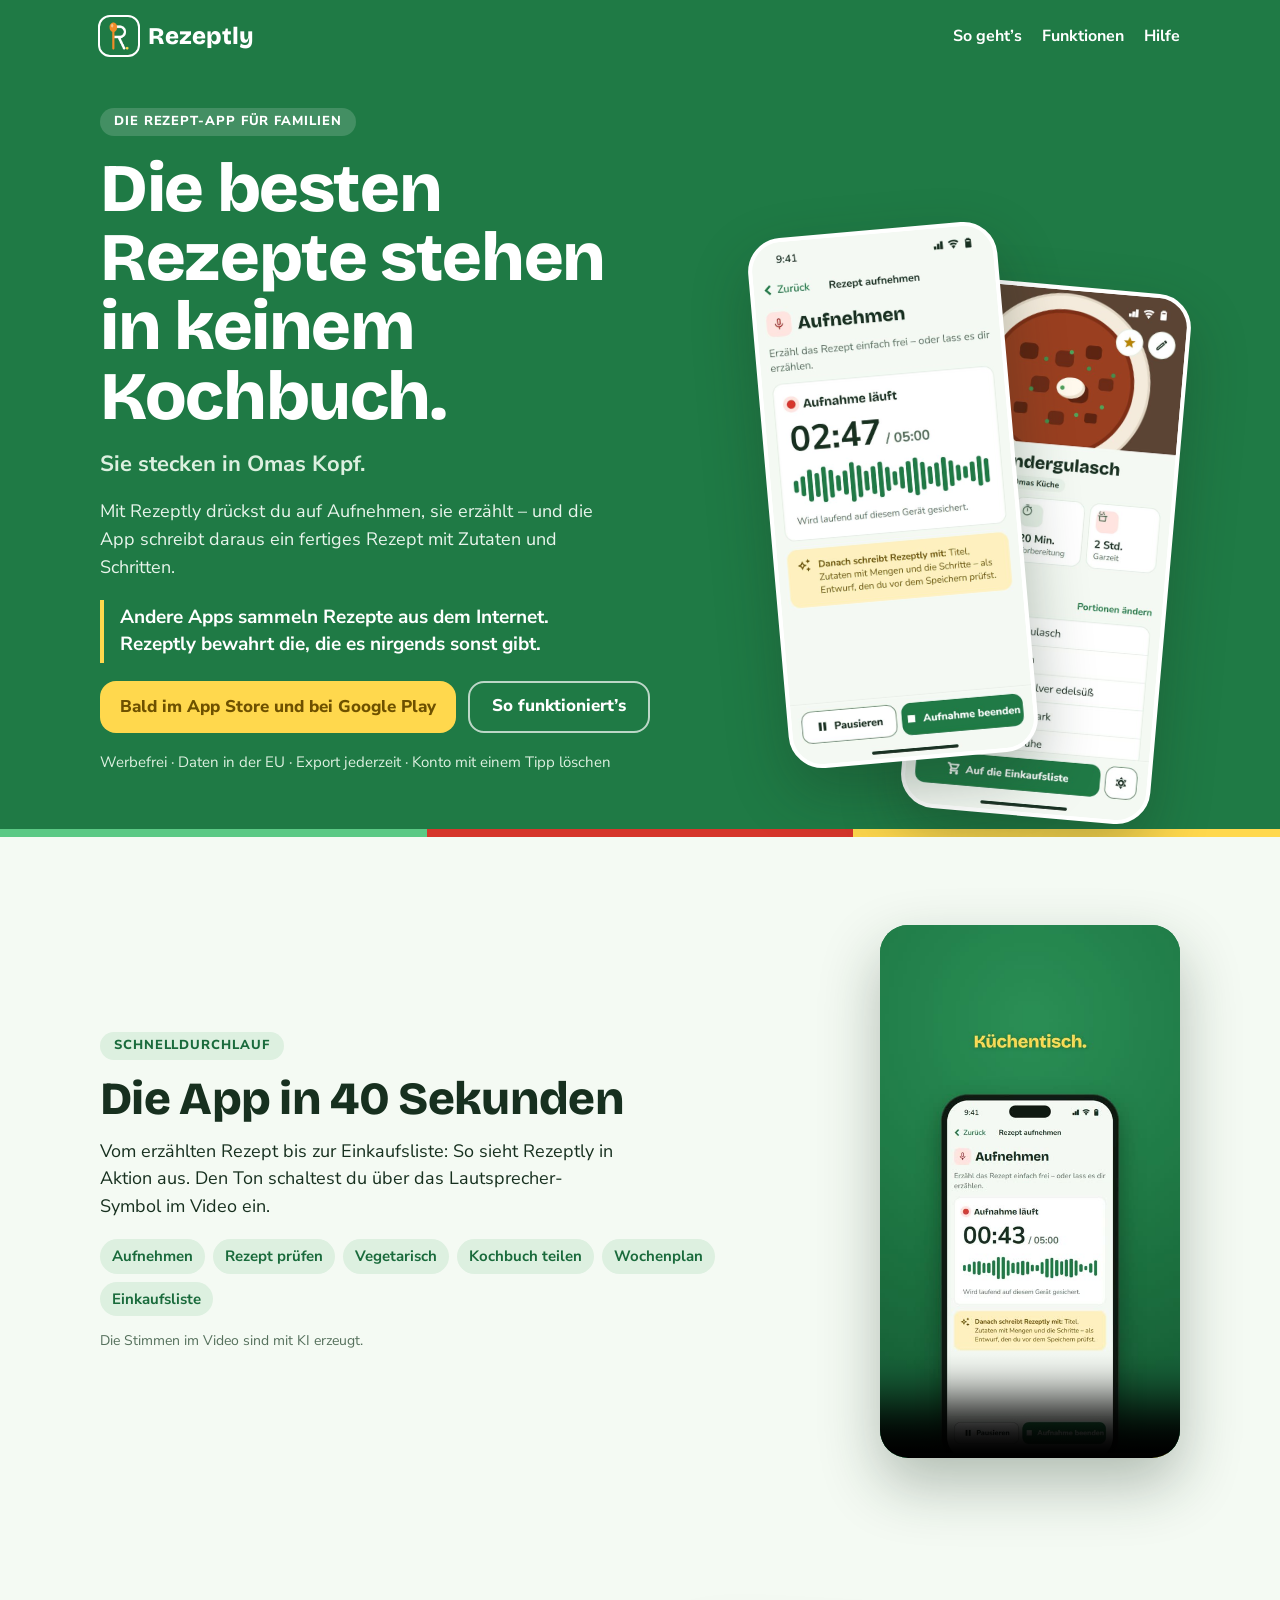
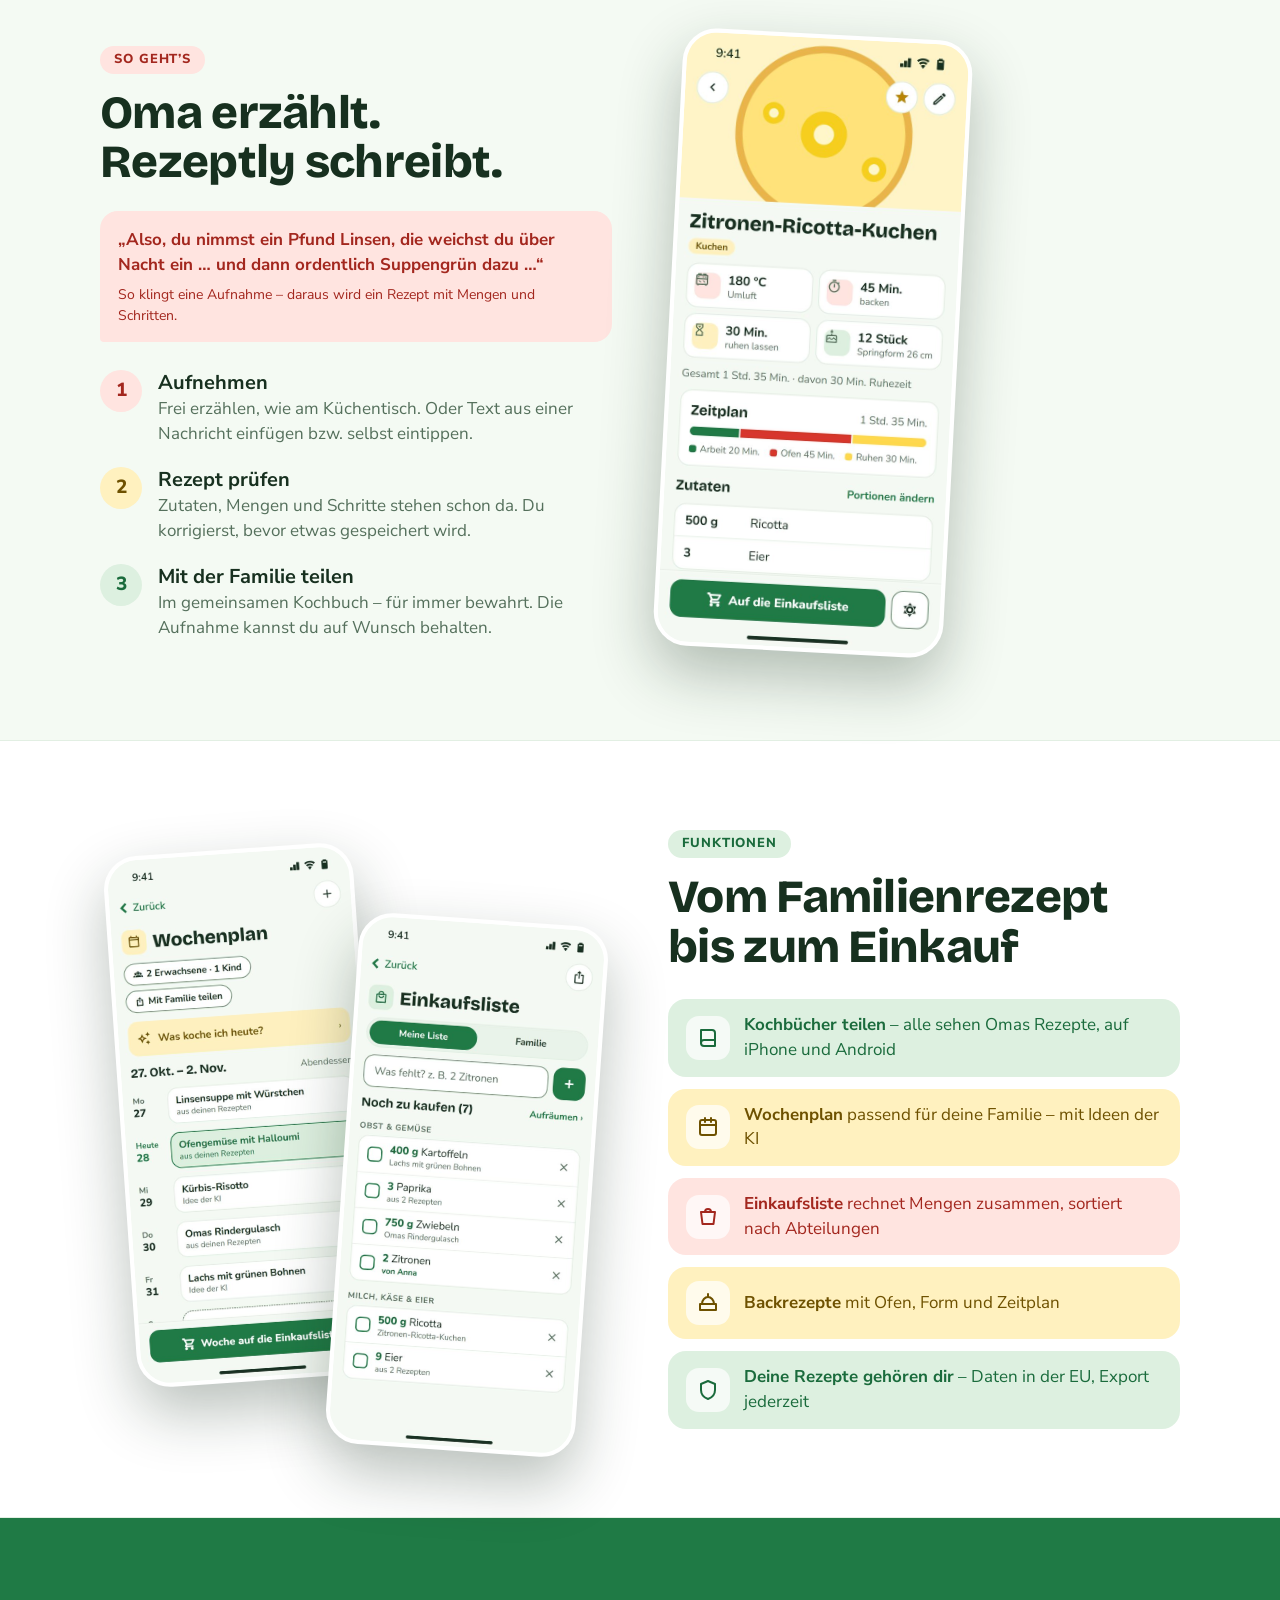
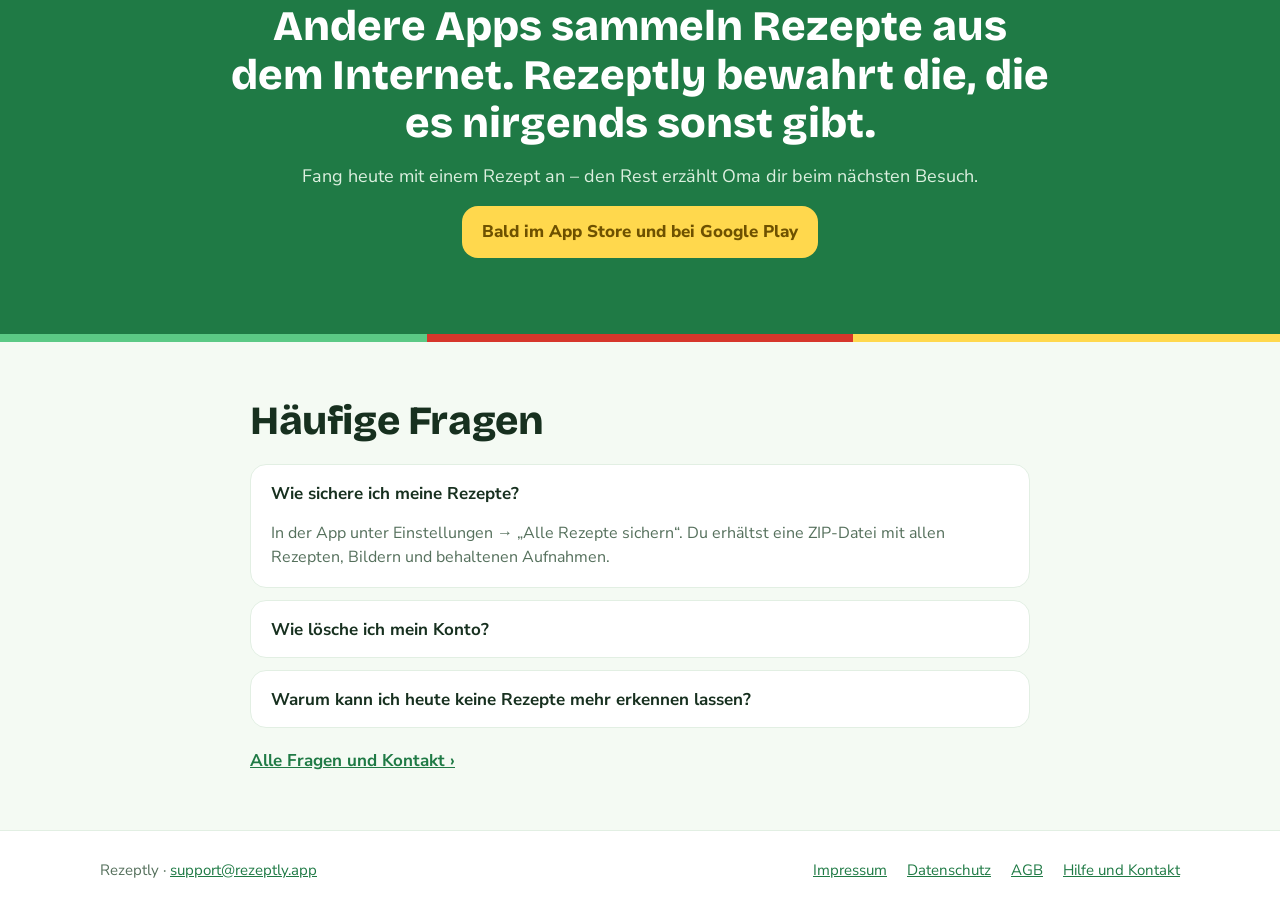
<file: index.html>
<!DOCTYPE html>
<html lang="de">
<head>
<meta charset="utf-8">
<meta name="viewport" content="width=device-width, initial-scale=1">
<title>Rezeptly – Familienrezepte einfach erzählen</title>
<meta name="description" content="Rezeptly macht aus erzählten Familienrezepten fertige Rezepte: aufnehmen, wie Oma ein Gericht erklärt – die App schreibt Zutaten und Schritte. Mit Kochbüchern, Wochenplan und Einkaufsliste für die ganze Familie.">
<link rel="canonical" href="https://rezeptly.app/">
<meta property="og:type" content="website">
<meta property="og:site_name" content="Rezeptly">
<meta property="og:title" content="Rezeptly – Familienrezepte einfach erzählen">
<meta property="og:description" content="Rezeptly macht aus erzählten Familienrezepten fertige Rezepte: aufnehmen, wie Oma ein Gericht erklärt – die App schreibt Zutaten und Schritte. Mit Kochbüchern, Wochenplan und Einkaufsliste für die ganze Familie.">
<meta property="og:url" content="https://rezeptly.app/">
<meta name="theme-color" content="#F4FAF3">
<link rel="icon" type="image/png" sizes="32x32" href="assets/favicon-32.png">
<link rel="icon" type="image/png" sizes="192x192" href="assets/favicon-192.png">
<link rel="apple-touch-icon" href="assets/apple-touch-icon.png">
<link rel="stylesheet" href="assets/site.css?v=70b84b6577">
</head>
<body>
<header class="site-header on-green"><div class="wrap">
<a class="brand" href="index.html"><img class="logo" src="assets/logo-128.png" width="38" height="38" alt=""><b>Rezeptly</b></a>
<nav class="site-nav" aria-label="Hauptmenü"><a href="#so-gehts">So geht’s</a><a href="#funktionen">Funktionen</a><a href="support.html">Hilfe</a></nav>
</div></header>
<main>
<section class="hero">
<div class="wrap">
<div class="hero-text">
<span class="pill pill-glass">Die Rezept-App für Familien</span>
<h1>Die besten Rezepte stehen in keinem Kochbuch.</h1>
<p class="sub">Sie stecken in Omas Kopf.</p>
<p class="lead">Mit Rezeptly drückst du auf Aufnehmen, sie erzählt – und die App schreibt daraus ein fertiges Rezept mit Zutaten und Schritten.</p>
<p class="catch">Andere Apps sammeln Rezepte aus dem Internet. Rezeptly bewahrt die, die es nirgends sonst gibt.</p>
<div class="actions"><span class="soon on-dark">Bald im App Store und bei&nbsp;Google&nbsp;Play</span><a class="btn btn-ghost" href="#so-gehts">So funktioniert’s</a></div>
<p class="trust">Werbefrei · Daten in der EU · Export jederzeit · Konto mit einem Tipp löschen</p>
</div>
<div class="hero-phones" aria-hidden="true"><span class="shot back"><img src="assets/screen-rezept.jpg" width="600" height="1298" alt=""></span><span class="shot front"><img src="assets/screen-aufnehmen.jpg" width="600" height="1298" alt=""></span></div>
</div>
<div class="band-stripe" aria-hidden="true"><span></span><span></span><span></span></div>
</section>

<section id="rundgang" class="band roomy tour" aria-labelledby="rundgang-titel">
<div class="wrap">
<div>
<span class="pill pill-basil">Schnelldurchlauf</span>
<h2 id="rundgang-titel" class="big">Die App in 40 Sekunden</h2>
<p class="lead" style="max-width:520px;font-size:18px;line-height:1.55">Vom erzählten Rezept bis zur Einkaufsliste: So sieht Rezeptly in Aktion aus. Den Ton schaltest du über das Lautsprecher-Symbol im Video ein.</p>
<div class="chapters"><span>Aufnehmen</span><span>Rezept prüfen</span><span>Vegetarisch</span><span>Kochbuch teilen</span><span>Wochenplan</span><span>Einkaufsliste</span></div>
<p class="ai-note">Die Stimmen im Video sind mit KI erzeugt.</p>
</div>
<video src="assets/rundgang.mp4?v=9b36425597" poster="assets/rundgang.jpg?v=9b36425597" width="540" height="960" autoplay muted loop playsinline controls preload="metadata" aria-label="Rundgang durch die App Rezeptly, mit Untertiteln"></video>
</div>
</section>

<section id="so-gehts" class="band roomy" aria-labelledby="wege">
<div class="wrap split">
<div>
<span class="pill pill-tomato">So geht’s</span>
<h2 id="wege" class="big">Oma erzählt.<br>Rezeptly schreibt.</h2>
<p class="voice">„Also, du nimmst ein Pfund Linsen, die weichst du über Nacht ein … und dann ordentlich Suppengrün dazu …“<small>So klingt eine Aufnahme – daraus wird ein Rezept mit Mengen und Schritten.</small></p>
<div class="steps">
<div class="step"><span class="num b-tomato">1</span><div><b>Aufnehmen</b><span class="muted">Frei erzählen, wie am Küchentisch. Oder Text aus einer Nachricht einfügen bzw. selbst eintippen.</span></div></div>
<div class="step"><span class="num b-lemon">2</span><div><b>Rezept prüfen</b><span class="muted">Zutaten, Mengen und Schritte stehen schon da. Du korrigierst, bevor etwas gespeichert wird.</span></div></div>
<div class="step"><span class="num b-basil">3</span><div><b>Mit der Familie teilen</b><span class="muted">Im gemeinsamen Kochbuch – für immer bewahrt. Die Aufnahme kannst du auf Wunsch behalten.</span></div></div>
</div>
</div>
<div class="solo" aria-hidden="true"><span class="shot "><img src="assets/screen-backen.jpg" width="600" height="1298" alt="" loading="lazy"></span></div>
</div>
</section>

<section id="funktionen" class="band roomy surface" aria-labelledby="funktionen-titel">
<div class="wrap split">
<div class="duo" aria-hidden="true"><span class="shot a"><img src="assets/screen-wochenplan.jpg" width="600" height="1298" alt="" loading="lazy"></span><span class="shot b"><img src="assets/screen-einkauf.jpg" width="600" height="1298" alt="" loading="lazy"></span></div>
<div>
<span class="pill pill-basil">Funktionen</span>
<h2 id="funktionen-titel" class="big">Vom Familienrezept bis zum Einkauf</h2>
<div class="feats">
<div class="feat b-basil"><span class="badge"><svg class="i" width="24" height="24" viewBox="0 0 24 24" fill="none" stroke="currentColor" stroke-width="2" stroke-linecap="round" stroke-linejoin="round" aria-hidden="true"><path d="M5 4h11a3 3 0 0 1 3 3v13H8a3 3 0 0 1-3-3z"/><path d="M5 17a3 3 0 0 1 3-3h11"/></svg></span><span><b>Kochbücher teilen</b> – alle sehen Omas Rezepte, auf iPhone und Android</span></div>
<div class="feat b-lemon"><span class="badge"><svg class="i" width="24" height="24" viewBox="0 0 24 24" fill="none" stroke="currentColor" stroke-width="2" stroke-linecap="round" stroke-linejoin="round" aria-hidden="true"><rect x="4" y="5" width="16" height="15" rx="2"/><path d="M4 10h16M9 3v4M15 3v4"/></svg></span><span><b>Wochenplan</b> passend für deine Familie – mit Ideen der KI</span></div>
<div class="feat b-tomato"><span class="badge"><svg class="i" width="24" height="24" viewBox="0 0 24 24" fill="none" stroke="currentColor" stroke-width="2" stroke-linecap="round" stroke-linejoin="round" aria-hidden="true"><path d="M5 7h14l-1.5 12h-11z"/><path d="M9 7a3 3 0 0 1 6 0"/></svg></span><span><b>Einkaufsliste</b> rechnet Mengen zusammen, sortiert nach Abteilungen</span></div>
<div class="feat b-lemon"><span class="badge"><svg class="i" width="24" height="24" viewBox="0 0 24 24" fill="none" stroke="currentColor" stroke-width="2" stroke-linecap="round" stroke-linejoin="round" aria-hidden="true"><path d="M4 13h16v6H4z"/><path d="M6 13c0-4 3-7 6-7s6 3 6 7M12 3v3"/></svg></span><span><b>Backrezepte</b> mit Ofen, Form und Zeitplan</span></div>
<div class="feat b-basil"><span class="badge"><svg class="i" width="24" height="24" viewBox="0 0 24 24" fill="none" stroke="currentColor" stroke-width="2" stroke-linecap="round" stroke-linejoin="round" aria-hidden="true"><path d="M12 3l7 3v6c0 4.5-3 7.5-7 9-4-1.5-7-4.5-7-9V6z"/></svg></span><span><b>Deine Rezepte gehören dir</b> – Daten in der EU, Export jederzeit</span></div>
</div>
</div>
</div>
</section>

<section class="cta">
<div class="wrap">
<h2>Andere Apps sammeln Rezepte aus dem Internet. Rezeptly bewahrt die, die es nirgends sonst gibt.</h2>
<p>Fang heute mit einem Rezept an – den Rest erzählt Oma dir beim nächsten Besuch.</p>
<span class="soon on-dark">Bald im App Store und bei&nbsp;Google&nbsp;Play</span>
</div>
<div class="band-stripe" aria-hidden="true"><span></span><span></span><span></span></div>
</section>

<section class="band" aria-labelledby="fragen">
<div class="wrap narrow stack" style="gap:20px">
<h2 id="fragen" class="h2">Häufige Fragen</h2>
<div class="faq"><details open><summary>Wie sichere ich meine Rezepte?</summary><p>In der App unter Einstellungen → „Alle Rezepte sichern“. Du erhältst eine ZIP-Datei mit allen Rezepten, Bildern und behaltenen Aufnahmen.</p></details>
<details><summary>Wie lösche ich mein Konto?</summary><p>In der App unter Einstellungen → „Konto löschen“. Alle Daten werden sofort und vollständig gelöscht. Ohne App: Schreib von der E-Mail-Adresse deines Kontos an support@rezeptly.app, dann löschen wir Konto und Daten für dich. Alles dazu: https://rezeptly.app/konto-loeschen.html</p></details>
<details><summary>Warum kann ich heute keine Rezepte mehr erkennen lassen?</summary><p>Für die Erkennung mit KI gibt es ein Tageslimit. Es beginnt um Mitternacht neu. Selbst eingeben kannst du Rezepte jederzeit.</p></details></div>
<a href="support.html" style="font-weight:700">Alle Fragen und Kontakt ›</a>
</div>
</section>
</main>
<footer class="site-footer"><div class="wrap">
<span>Rezeptly · <a href="mailto:support@rezeptly.app">support@rezeptly.app</a></span>
<nav aria-label="Rechtliches"><a href="impressum.html">Impressum</a><a href="datenschutz.html">Datenschutz</a><a href="agb.html">AGB</a><a href="support.html">Hilfe und Kontakt</a></nav>
</div></footer>
</body>
</html>
</file>
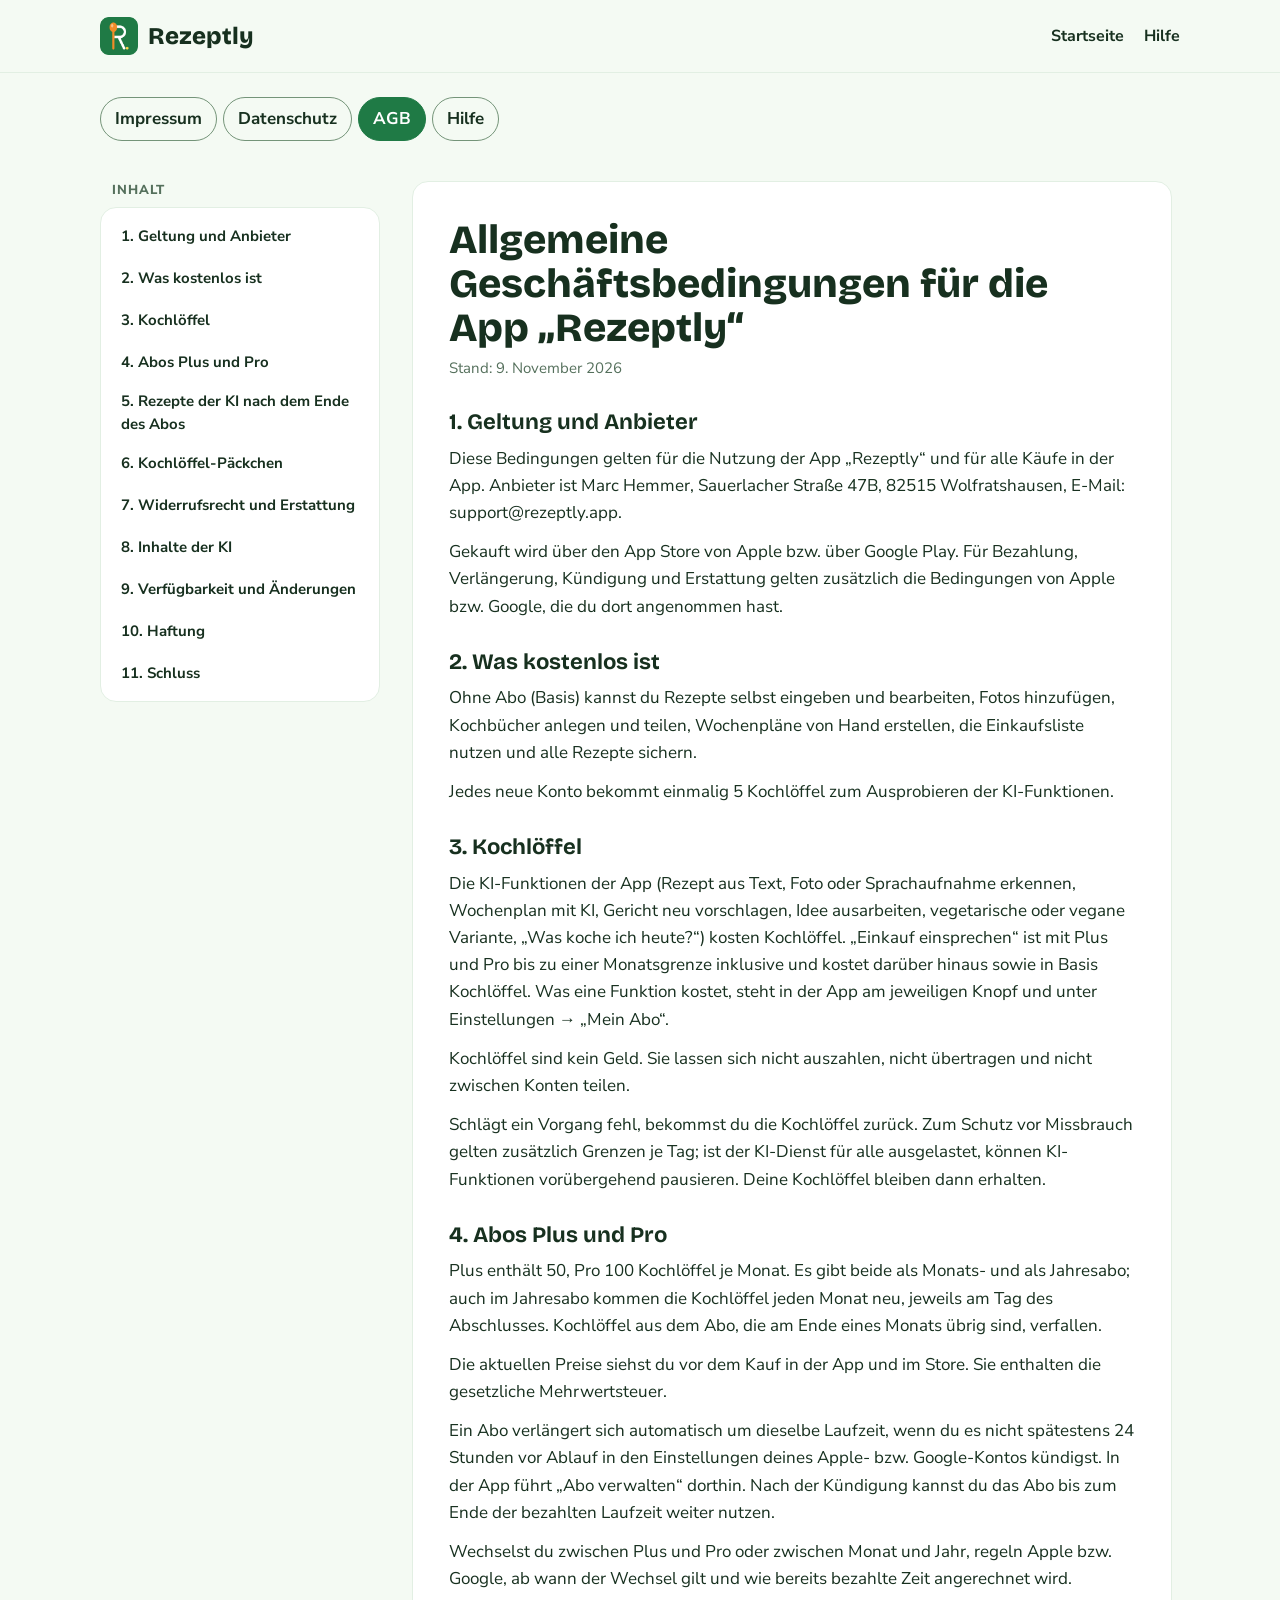
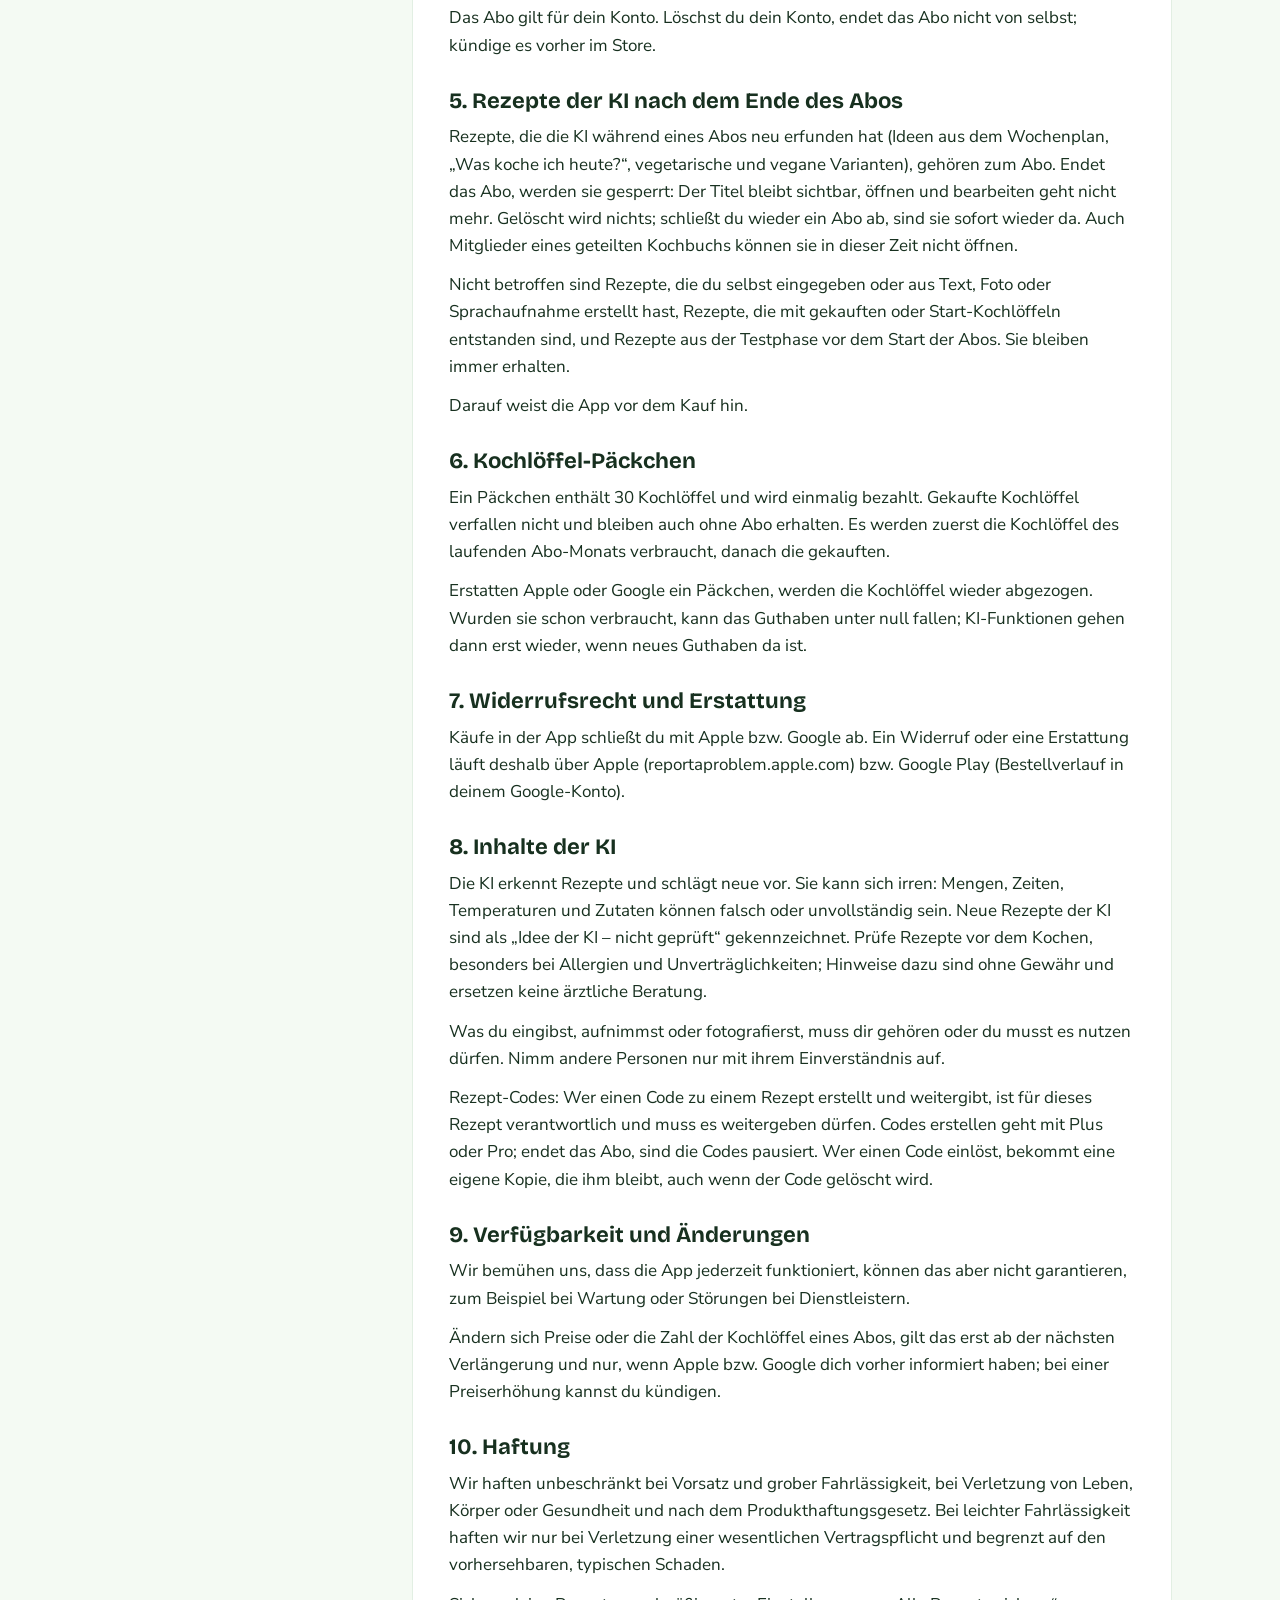
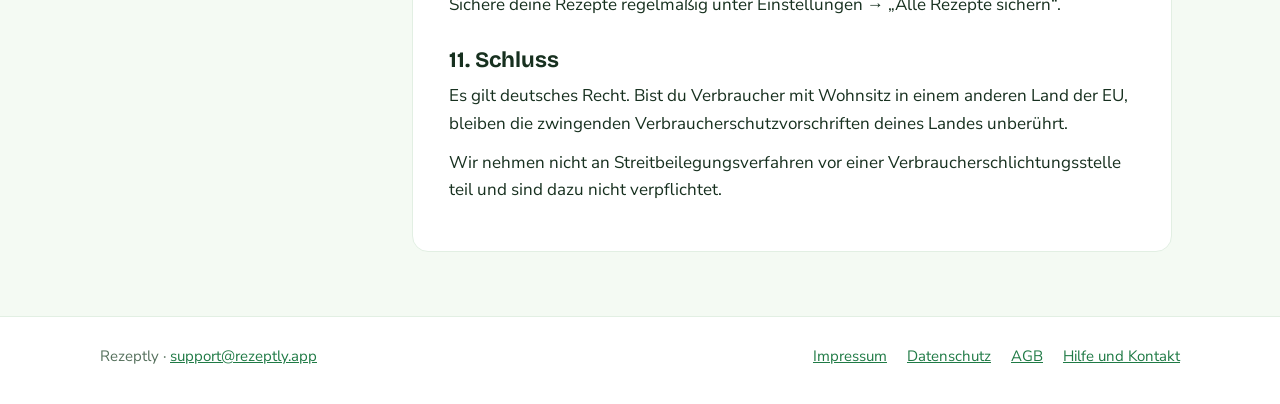
<file: agb.html>
<!DOCTYPE html>
<html lang="de">
<head>
<meta charset="utf-8">
<meta name="viewport" content="width=device-width, initial-scale=1">
<title>AGB – Rezeptly</title>
<meta name="description" content="Allgemeine Geschäftsbedingungen der App Rezeptly: Abo, Kochlöffel und Päckchen.">
<link rel="canonical" href="https://rezeptly.app/agb.html">
<meta property="og:type" content="website">
<meta property="og:site_name" content="Rezeptly">
<meta property="og:title" content="AGB – Rezeptly">
<meta property="og:description" content="Allgemeine Geschäftsbedingungen der App Rezeptly: Abo, Kochlöffel und Päckchen.">
<meta property="og:url" content="https://rezeptly.app/agb.html">
<meta name="theme-color" content="#F4FAF3">
<link rel="icon" type="image/png" sizes="32x32" href="assets/favicon-32.png">
<link rel="icon" type="image/png" sizes="192x192" href="assets/favicon-192.png">
<link rel="apple-touch-icon" href="assets/apple-touch-icon.png">
<link rel="stylesheet" href="assets/site.css?v=70b84b6577">
</head>
<body>
<header class="site-header"><div class="wrap">
<a class="brand" href="index.html"><img class="logo" src="assets/logo-128.png" width="38" height="38" alt=""><b>Rezeptly</b></a>
<nav class="site-nav" aria-label="Hauptmenü"><a href="index.html">Startseite</a><a href="support.html">Hilfe</a></nav>
</div></header>
<main>
<div class="wrap" style="padding-top:24px"><nav class="legal-tabs" aria-label="Rechtstexte">
<a href="impressum.html">Impressum</a>
<a href="datenschutz.html">Datenschutz</a>
<a href="agb.html" aria-current="page">AGB</a>
<a href="support.html">Hilfe</a></nav></div>
<div class="wrap legal">
<aside class="toc"><span class="eyebrow">Inhalt</span><nav aria-label="Inhalt"><a href="#a1-1-geltung-und-anbieter">1. Geltung und Anbieter</a><a href="#a2-2-was-kostenlos-ist">2. Was kostenlos ist</a><a href="#a3-3-kochloeffel">3. Kochlöffel</a><a href="#a4-4-abos-plus-und-pro">4. Abos Plus und Pro</a><a href="#a5-5-rezepte-der-ki-nach-dem-ende-des-abos">5. Rezepte der KI nach dem Ende des Abos</a><a href="#a6-6-kochloeffel-paeckchen">6. Kochlöffel-Päckchen</a><a href="#a7-7-widerrufsrecht-und-erstattung">7. Widerrufsrecht und Erstattung</a><a href="#a8-8-inhalte-der-ki">8. Inhalte der KI</a><a href="#a9-9-verfuegbarkeit-und-aenderungen">9. Verfügbarkeit und Änderungen</a><a href="#a10-10-haftung">10. Haftung</a><a href="#a11-11-schluss">11. Schluss</a></nav></aside>
<article class="doc">

<h1>Allgemeine Geschäftsbedingungen für die App „Rezeptly“</h1>
<p class="updated">Stand: 9. November 2026</p>
<h2 id="a1-1-geltung-und-anbieter">1. Geltung und Anbieter</h2>
<p>Diese Bedingungen gelten für die Nutzung der App „Rezeptly“ und für alle Käufe in der App. Anbieter ist Marc Hemmer, Sauerlacher Straße 47B, 82515 Wolfratshausen, E-Mail: support@rezeptly.app.</p>
<p>Gekauft wird über den App Store von Apple bzw. über Google Play. Für Bezahlung, Verlängerung, Kündigung und Erstattung gelten zusätzlich die Bedingungen von Apple bzw. Google, die du dort angenommen hast.</p>
<h2 id="a2-2-was-kostenlos-ist">2. Was kostenlos ist</h2>
<p>Ohne Abo (Basis) kannst du Rezepte selbst eingeben und bearbeiten, Fotos hinzufügen, Kochbücher anlegen und teilen, Wochenpläne von Hand erstellen, die Einkaufsliste nutzen und alle Rezepte sichern.</p>
<p>Jedes neue Konto bekommt einmalig 5 Kochlöffel zum Ausprobieren der KI-Funktionen.</p>
<h2 id="a3-3-kochloeffel">3. Kochlöffel</h2>
<p>Die KI-Funktionen der App (Rezept aus Text, Foto oder Sprachaufnahme erkennen, Wochenplan mit KI, Gericht neu vorschlagen, Idee ausarbeiten, vegetarische oder vegane Variante, „Was koche ich heute?“) kosten Kochlöffel. „Einkauf einsprechen“ ist mit Plus und Pro bis zu einer Monatsgrenze inklusive und kostet darüber hinaus sowie in Basis Kochlöffel. Was eine Funktion kostet, steht in der App am jeweiligen Knopf und unter Einstellungen → „Mein Abo“.</p>
<p>Kochlöffel sind kein Geld. Sie lassen sich nicht auszahlen, nicht übertragen und nicht zwischen Konten teilen.</p>
<p>Schlägt ein Vorgang fehl, bekommst du die Kochlöffel zurück. Zum Schutz vor Missbrauch gelten zusätzlich Grenzen je Tag; ist der KI-Dienst für alle ausgelastet, können KI-Funktionen vorübergehend pausieren. Deine Kochlöffel bleiben dann erhalten.</p>
<h2 id="a4-4-abos-plus-und-pro">4. Abos Plus und Pro</h2>
<p>Plus enthält 50, Pro 100 Kochlöffel je Monat. Es gibt beide als Monats- und als Jahresabo; auch im Jahresabo kommen die Kochlöffel jeden Monat neu, jeweils am Tag des Abschlusses. Kochlöffel aus dem Abo, die am Ende eines Monats übrig sind, verfallen.</p>
<p>Die aktuellen Preise siehst du vor dem Kauf in der App und im Store. Sie enthalten die gesetzliche Mehrwertsteuer.</p>
<p>Ein Abo verlängert sich automatisch um dieselbe Laufzeit, wenn du es nicht spätestens 24 Stunden vor Ablauf in den Einstellungen deines Apple- bzw. Google-Kontos kündigst. In der App führt „Abo verwalten“ dorthin. Nach der Kündigung kannst du das Abo bis zum Ende der bezahlten Laufzeit weiter nutzen.</p>
<p>Wechselst du zwischen Plus und Pro oder zwischen Monat und Jahr, regeln Apple bzw. Google, ab wann der Wechsel gilt und wie bereits bezahlte Zeit angerechnet wird.</p>
<p>Das Abo gilt für dein Konto. Löschst du dein Konto, endet das Abo nicht von selbst; kündige es vorher im Store.</p>
<h2 id="a5-5-rezepte-der-ki-nach-dem-ende-des-abos">5. Rezepte der KI nach dem Ende des Abos</h2>
<p>Rezepte, die die KI während eines Abos neu erfunden hat (Ideen aus dem Wochenplan, „Was koche ich heute?“, vegetarische und vegane Varianten), gehören zum Abo. Endet das Abo, werden sie gesperrt: Der Titel bleibt sichtbar, öffnen und bearbeiten geht nicht mehr. Gelöscht wird nichts; schließt du wieder ein Abo ab, sind sie sofort wieder da. Auch Mitglieder eines geteilten Kochbuchs können sie in dieser Zeit nicht öffnen.</p>
<p>Nicht betroffen sind Rezepte, die du selbst eingegeben oder aus Text, Foto oder Sprachaufnahme erstellt hast, Rezepte, die mit gekauften oder Start-Kochlöffeln entstanden sind, und Rezepte aus der Testphase vor dem Start der Abos. Sie bleiben immer erhalten.</p>
<p>Darauf weist die App vor dem Kauf hin.</p>
<h2 id="a6-6-kochloeffel-paeckchen">6. Kochlöffel-Päckchen</h2>
<p>Ein Päckchen enthält 30 Kochlöffel und wird einmalig bezahlt. Gekaufte Kochlöffel verfallen nicht und bleiben auch ohne Abo erhalten. Es werden zuerst die Kochlöffel des laufenden Abo-Monats verbraucht, danach die gekauften.</p>
<p>Erstatten Apple oder Google ein Päckchen, werden die Kochlöffel wieder abgezogen. Wurden sie schon verbraucht, kann das Guthaben unter null fallen; KI-Funktionen gehen dann erst wieder, wenn neues Guthaben da ist.</p>
<h2 id="a7-7-widerrufsrecht-und-erstattung">7. Widerrufsrecht und Erstattung</h2>
<p>Käufe in der App schließt du mit Apple bzw. Google ab. Ein Widerruf oder eine Erstattung läuft deshalb über Apple (reportaproblem.apple.com) bzw. Google Play (Bestellverlauf in deinem Google-Konto).</p>
<h2 id="a8-8-inhalte-der-ki">8. Inhalte der KI</h2>
<p>Die KI erkennt Rezepte und schlägt neue vor. Sie kann sich irren: Mengen, Zeiten, Temperaturen und Zutaten können falsch oder unvollständig sein. Neue Rezepte der KI sind als „Idee der KI – nicht geprüft“ gekennzeichnet. Prüfe Rezepte vor dem Kochen, besonders bei Allergien und Unverträglichkeiten; Hinweise dazu sind ohne Gewähr und ersetzen keine ärztliche Beratung.</p>
<p>Was du eingibst, aufnimmst oder fotografierst, muss dir gehören oder du musst es nutzen dürfen. Nimm andere Personen nur mit ihrem Einverständnis auf.</p>
<p>Rezept-Codes: Wer einen Code zu einem Rezept erstellt und weitergibt, ist für dieses Rezept verantwortlich und muss es weitergeben dürfen. Codes erstellen geht mit Plus oder Pro; endet das Abo, sind die Codes pausiert. Wer einen Code einlöst, bekommt eine eigene Kopie, die ihm bleibt, auch wenn der Code gelöscht wird.</p>
<h2 id="a9-9-verfuegbarkeit-und-aenderungen">9. Verfügbarkeit und Änderungen</h2>
<p>Wir bemühen uns, dass die App jederzeit funktioniert, können das aber nicht garantieren, zum Beispiel bei Wartung oder Störungen bei Dienstleistern.</p>
<p>Ändern sich Preise oder die Zahl der Kochlöffel eines Abos, gilt das erst ab der nächsten Verlängerung und nur, wenn Apple bzw. Google dich vorher informiert haben; bei einer Preiserhöhung kannst du kündigen.</p>
<h2 id="a10-10-haftung">10. Haftung</h2>
<p>Wir haften unbeschränkt bei Vorsatz und grober Fahrlässigkeit, bei Verletzung von Leben, Körper oder Gesundheit und nach dem Produkthaftungsgesetz. Bei leichter Fahrlässigkeit haften wir nur bei Verletzung einer wesentlichen Vertragspflicht und begrenzt auf den vorhersehbaren, typischen Schaden.</p>
<p>Sichere deine Rezepte regelmäßig unter Einstellungen → „Alle Rezepte sichern“.</p>
<h2 id="a11-11-schluss">11. Schluss</h2>
<p>Es gilt deutsches Recht. Bist du Verbraucher mit Wohnsitz in einem anderen Land der EU, bleiben die zwingenden Verbraucherschutzvorschriften deines Landes unberührt.</p>
<p>Wir nehmen nicht an Streitbeilegungsverfahren vor einer Verbraucherschlichtungsstelle teil und sind dazu nicht verpflichtet.</p>

</article>
</div>
</main>
<footer class="site-footer"><div class="wrap">
<span>Rezeptly · <a href="mailto:support@rezeptly.app">support@rezeptly.app</a></span>
<nav aria-label="Rechtliches"><a href="impressum.html">Impressum</a><a href="datenschutz.html">Datenschutz</a><a href="agb.html">AGB</a><a href="support.html">Hilfe und Kontakt</a></nav>
</div></footer>
</body>
</html>
</file>
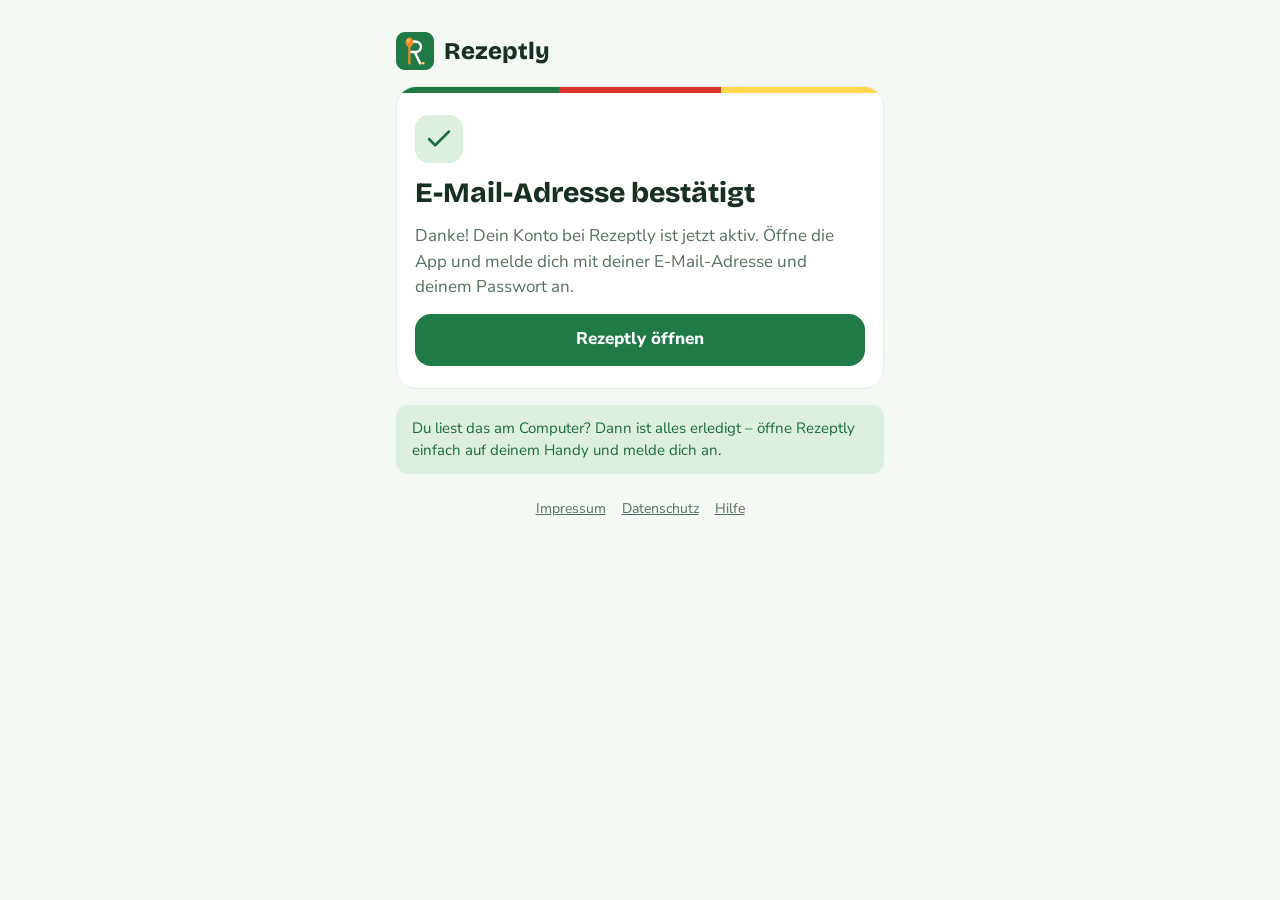
<file: bestaetigt.html>
<!DOCTYPE html>
<html lang="de">
<head>
<meta charset="utf-8">
<meta name="viewport" content="width=device-width, initial-scale=1">
<meta name="robots" content="noindex">
<meta name="referrer" content="no-referrer">
<meta name="theme-color" content="#F4FAF3">
<title>E-Mail bestätigt – Rezeptly</title>
<!-- Von Hand gepflegt (nicht von build:legal erzeugt), E-101. Ziel des Links in der
     Bestätigungs-Mail: Supabase hat die Adresse schon bestätigt, bevor es hierher weiterleitet.
     Der Code in der Adresse nützt nur zusammen mit dem Prüfwert auf dem Handy (PKCE, E-069);
     die Seite schickt ihn nirgendwohin, sie reicht ihn nur an die App weiter. -->
<link rel="icon" type="image/png" sizes="32x32" href="assets/favicon-32.png">
<link rel="icon" type="image/png" sizes="192x192" href="assets/favicon-192.png">
<link rel="apple-touch-icon" href="assets/apple-touch-icon.png">
<link rel="stylesheet" href="assets/site.css">
</head>
<body>
<main class="invite">
<a class="brand" href="index.html"><img class="logo" src="assets/logo-128.png" width="38" height="38" alt=""><b>Rezeptly</b></a>
<div class="invite-card">
  <div class="stripe" aria-hidden="true"><span style="background:var(--basil)"></span><span style="background:var(--tomato)"></span><span style="background:#FFD84D"></span></div>
  <div class="inner">
    <span class="badge b-basil" aria-hidden="true"><svg width="30" height="30" viewBox="0 0 24 24" fill="none" stroke="currentColor" stroke-width="2" stroke-linecap="round" stroke-linejoin="round"><path d="M20 6 9 17l-5-5"/></svg></span>
    <div id="ok" hidden style="display:flex;flex-direction:column;gap:14px">
      <h1>E-Mail-Adresse bestätigt</h1>
      <p class="muted">Danke! Dein Konto bei Rezeptly ist jetzt aktiv. Öffne die App und melde dich mit deiner E-Mail-Adresse und deinem Passwort an.</p>
      <a class="btn btn-primary" id="open" href="rezeptbuch://">Rezeptly öffnen</a>
    </div>
    <div id="bad" hidden style="display:flex;flex-direction:column;gap:14px">
      <h1>Link nicht mehr gültig</h1>
      <p class="note note-warn">Dieser Link ist abgelaufen oder wurde schon benutzt. Ist deine Adresse schon bestätigt, melde dich einfach in der App an. Sonst registriere dich in der App noch einmal mit derselben Adresse – du bekommst dann eine neue Mail.</p>
      <a class="btn btn-secondary" id="open-bad" href="rezeptbuch://">Rezeptly öffnen</a>
    </div>
  </div>
</div>
<p class="note note-ok">Du liest das am Computer? Dann ist alles erledigt – öffne Rezeptly einfach auf deinem Handy und melde dich an.</p>
<nav aria-label="Rechtliches" style="display:flex;gap:16px;justify-content:center;font-size:14px;padding-top:8px"><a href="impressum.html" class="muted">Impressum</a><a href="datenschutz.html" class="muted">Datenschutz</a><a href="support.html" class="muted">Hilfe</a></nav>
</main>
<script>
  (function () {
    var params = new URLSearchParams(location.search);
    new URLSearchParams(location.hash.slice(1)).forEach(function (v, k) { params.set(k, v); });
    // Nur die eigenen App-Varianten (App-Schemata aus app.config.ts)
    var app = ['rezeptbuch', 'rezeptbuch-preview', 'rezeptbuch-development'].indexOf(params.get('app')) >= 0 ? params.get('app') : 'rezeptbuch';
    if (params.get('error') || params.get('error_code')) {
      document.getElementById('bad').hidden = false;
      document.getElementById('open-bad').href = app + '://';
      document.title = 'Link nicht mehr gültig – Rezeptly';
      return;
    }
    document.getElementById('ok').hidden = false;
    var code = params.get('code');
    // Auf demselben Handy meldet die App direkt an; sonst zeigt sie „melde dich einfach an“
    if (code && /^[A-Za-z0-9-]{8,200}$/.test(code)) {
      var flow = params.get('sb_flow_id');
      document.getElementById('open').href = app + '://auth/callback?code=' + encodeURIComponent(code) +
        (flow && /^[A-Za-z0-9-]{8,200}$/.test(flow) ? '&sb_flow_id=' + encodeURIComponent(flow) : '');
    } else {
      document.getElementById('open').href = app + '://';
    }
    // Code nicht in der Adresszeile stehen lassen (Verlauf, Teilen)
    history.replaceState(null, '', location.pathname);
  })();
</script>
</body>
</html>
</file>
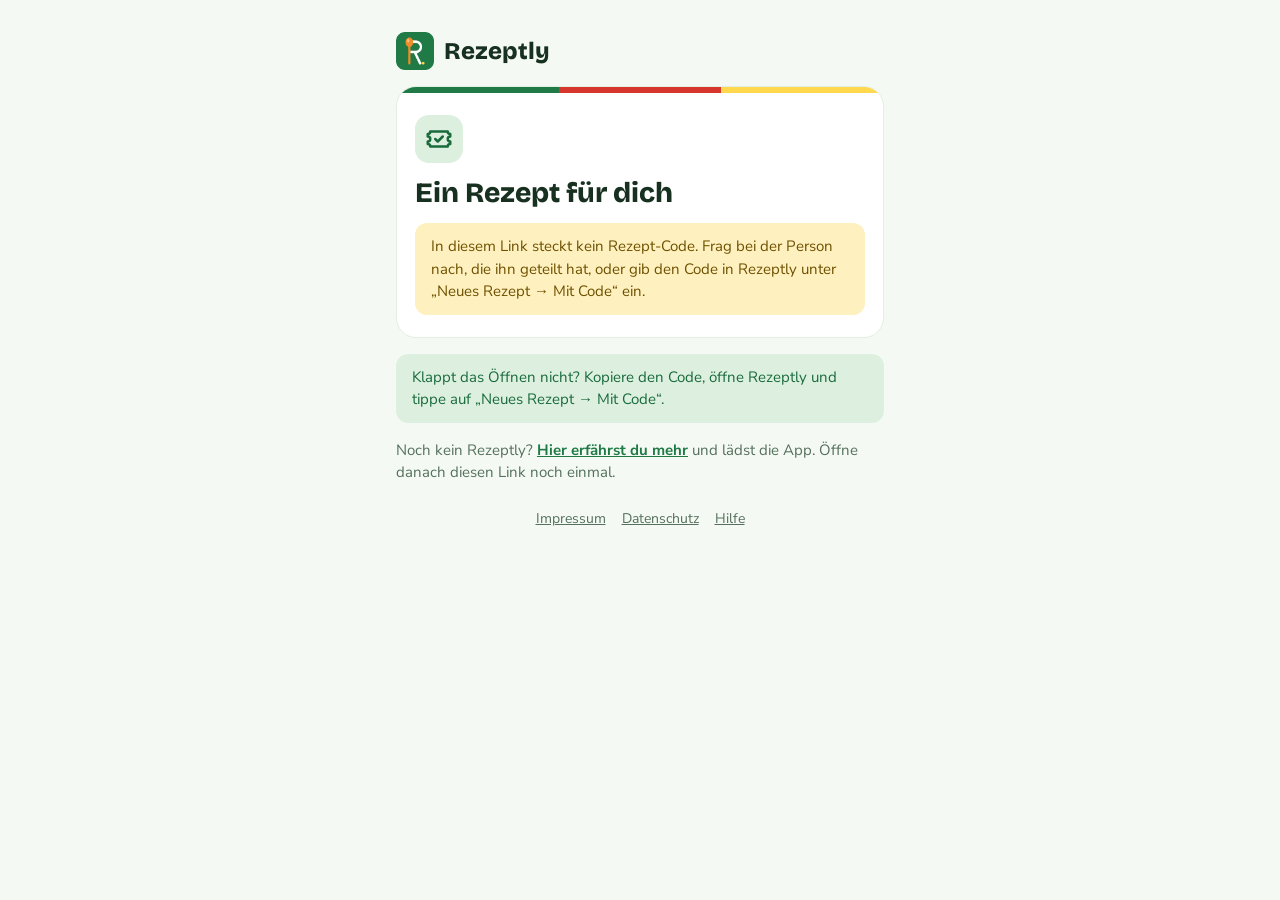
<file: code.html>
<!DOCTYPE html>
<html lang="de">
<head>
<meta charset="utf-8">
<meta name="viewport" content="width=device-width, initial-scale=1">
<meta name="robots" content="noindex">
<meta name="theme-color" content="#F4FAF3">
<title>Rezept-Code für Rezeptly</title>
<!-- Von Hand gepflegt (nicht von build:legal erzeugt), E-137; Aussehen aus assets/site.css (E-053).
     Der Code steht hinter # und wird deshalb nie an den Webserver geschickt. Kein Abruf von Rezeptdaten. -->
<link rel="icon" type="image/png" sizes="32x32" href="assets/favicon-32.png">
<link rel="icon" type="image/png" sizes="192x192" href="assets/favicon-192.png">
<link rel="apple-touch-icon" href="assets/apple-touch-icon.png">
<link rel="stylesheet" href="assets/site.css">
</head>
<body>
<main class="invite">
<a class="brand" href="index.html"><img class="logo" src="assets/logo-128.png" width="38" height="38" alt=""><b>Rezeptly</b></a>
<div class="invite-card">
  <div class="stripe" aria-hidden="true"><span style="background:var(--basil)"></span><span style="background:var(--tomato)"></span><span style="background:#FFD84D"></span></div>
  <div class="inner">
    <span class="badge b-basil" aria-hidden="true"><svg width="30" height="30" viewBox="0 0 24 24" fill="none" stroke="currentColor" stroke-width="2" stroke-linecap="round" stroke-linejoin="round"><path d="M3 8a2 2 0 0 0 2-2h14a2 2 0 0 0 2 2v2a2 2 0 0 0 0 4v2a2 2 0 0 0-2 2H5a2 2 0 0 0-2-2v-2a2 2 0 0 0 0-4z"/><path d="M9 12l2 2 4-4"/></svg></span>
    <h1>Ein Rezept für dich</h1>
    <div id="ok" hidden style="display:flex;flex-direction:column;gap:14px">
      <p class="muted">Mit diesem Code holst du dir das Rezept kostenlos in die App Rezeptly – als eigene Kopie, die du ändern kannst.</p>
      <div class="code" id="code" aria-label="Rezept-Code"></div>
      <a class="btn btn-primary" id="open" href="#">In Rezeptly öffnen</a>
      <button class="btn btn-secondary" id="copy" type="button"><svg width="20" height="20" viewBox="0 0 24 24" fill="none" stroke="currentColor" stroke-width="2" stroke-linecap="round" stroke-linejoin="round" aria-hidden="true"><rect x="8" y="8" width="12" height="12" rx="2"/><path d="M16 8V5a1 1 0 0 0-1-1H5a1 1 0 0 0-1 1v10a1 1 0 0 0 1 1h3"/></svg><span id="copy-label">Code kopieren</span></button>
    </div>
    <p id="bad" hidden class="note note-warn">In diesem Link steckt kein Rezept-Code. Frag bei der Person nach, die ihn geteilt hat, oder gib den Code in Rezeptly unter „Neues Rezept → Mit Code“ ein.</p>
  </div>
</div>
<p class="note note-ok">Klappt das Öffnen nicht? Kopiere den Code, öffne Rezeptly und tippe auf „Neues Rezept → Mit Code“.</p>
<p class="muted" style="font-size:15px">Noch kein Rezeptly? <a href="index.html" style="font-weight:700">Hier erfährst du mehr</a> und lädst die App. Öffne danach diesen Link noch einmal.</p>
<nav aria-label="Rechtliches" style="display:flex;gap:16px;justify-content:center;font-size:14px;padding-top:8px"><a href="impressum.html" class="muted">Impressum</a><a href="datenschutz.html" class="muted">Datenschutz</a><a href="support.html" class="muted">Hilfe</a></nav>
</main>
<script>
  (function () {
    var raw = '';
    try { raw = decodeURIComponent(location.hash.slice(1)); } catch (e) { raw = ''; }
    var code = raw.trim().replace(/\s+/g, '-').toUpperCase().replace(/[^A-Z0-9-]/g, '');
    var key = code.replace(/-/g, '');
    if (key.length < 4 || key.length > 20) {
      document.getElementById('bad').hidden = false;
      return;
    }
    document.getElementById('ok').hidden = false;
    document.getElementById('code').textContent = code;
    document.getElementById('open').href = 'rezeptbuch://recipe/redeem?code=' + encodeURIComponent(code);
    document.getElementById('copy').addEventListener('click', function () {
      if (!navigator.clipboard) return;
      navigator.clipboard.writeText(code).then(function () { document.getElementById('copy-label').textContent = 'Kopiert'; });
    });
  })();
</script>
</body>
</html>
</file>
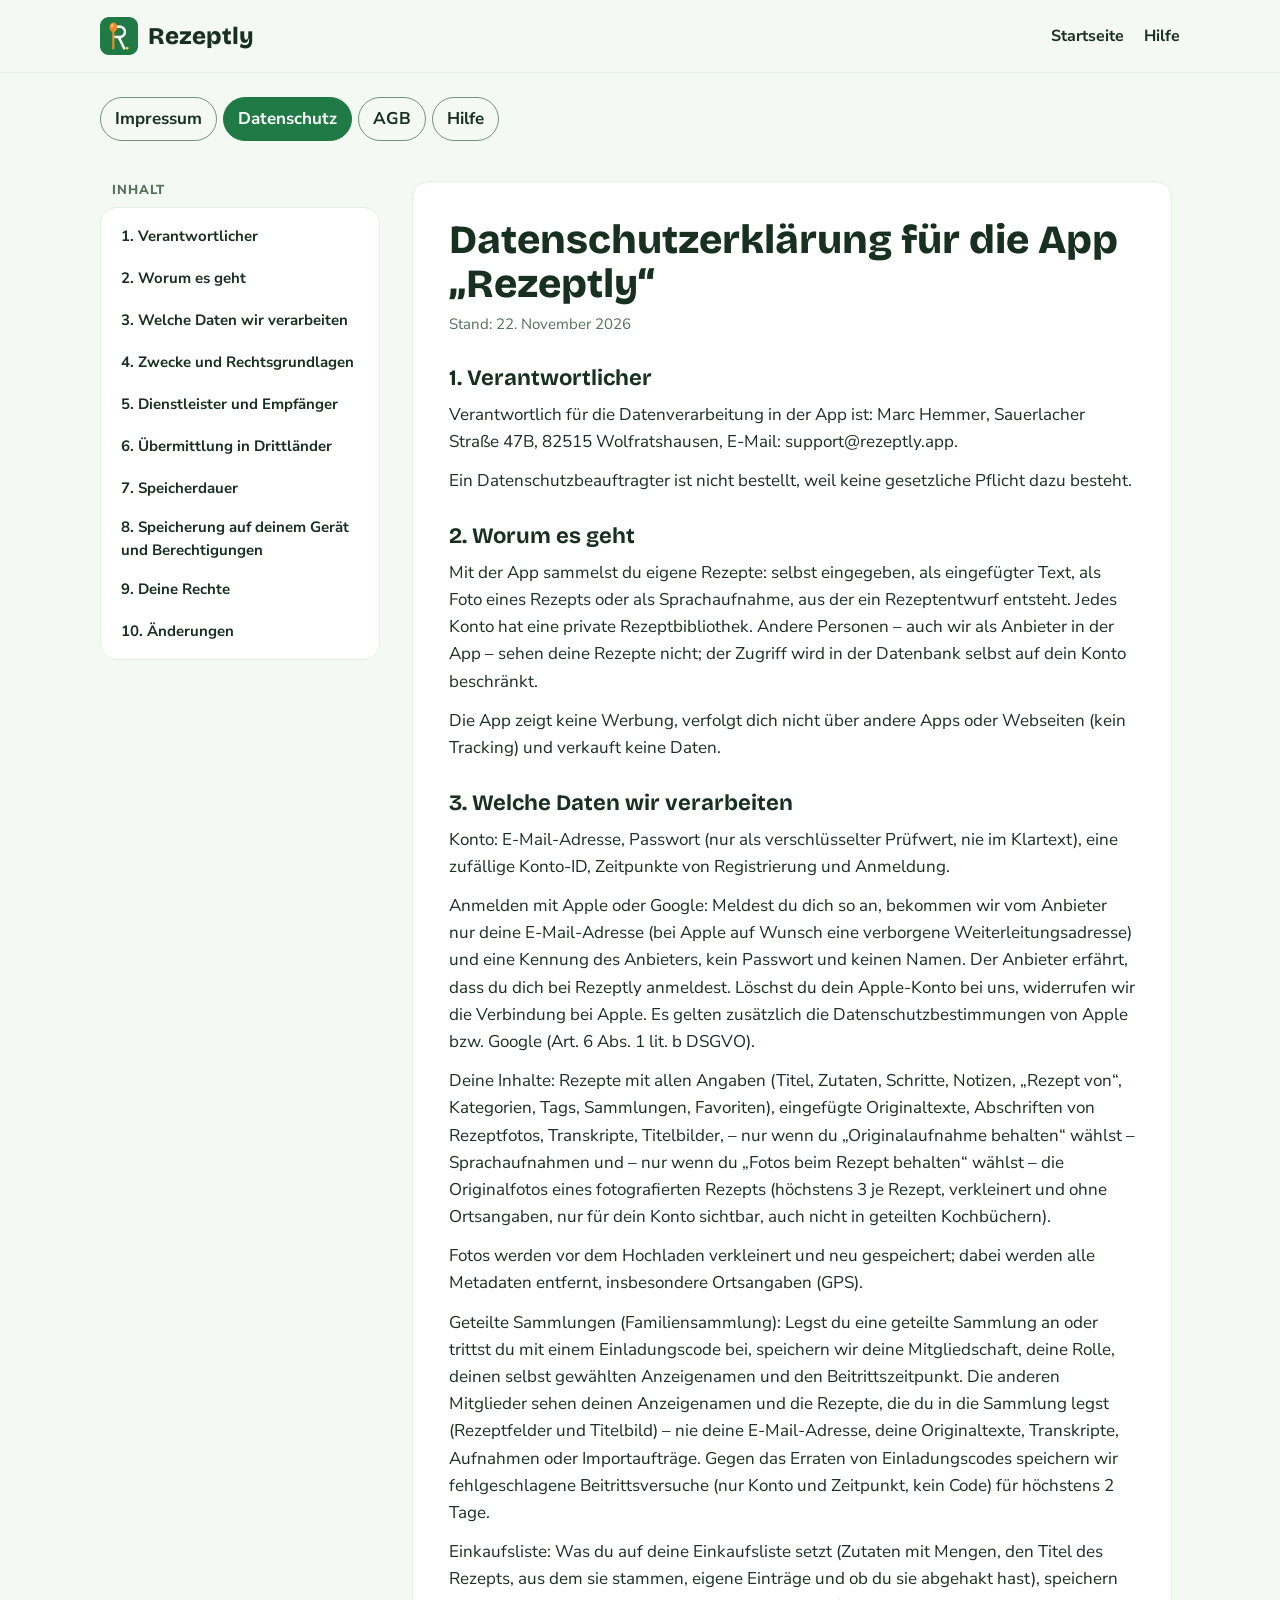
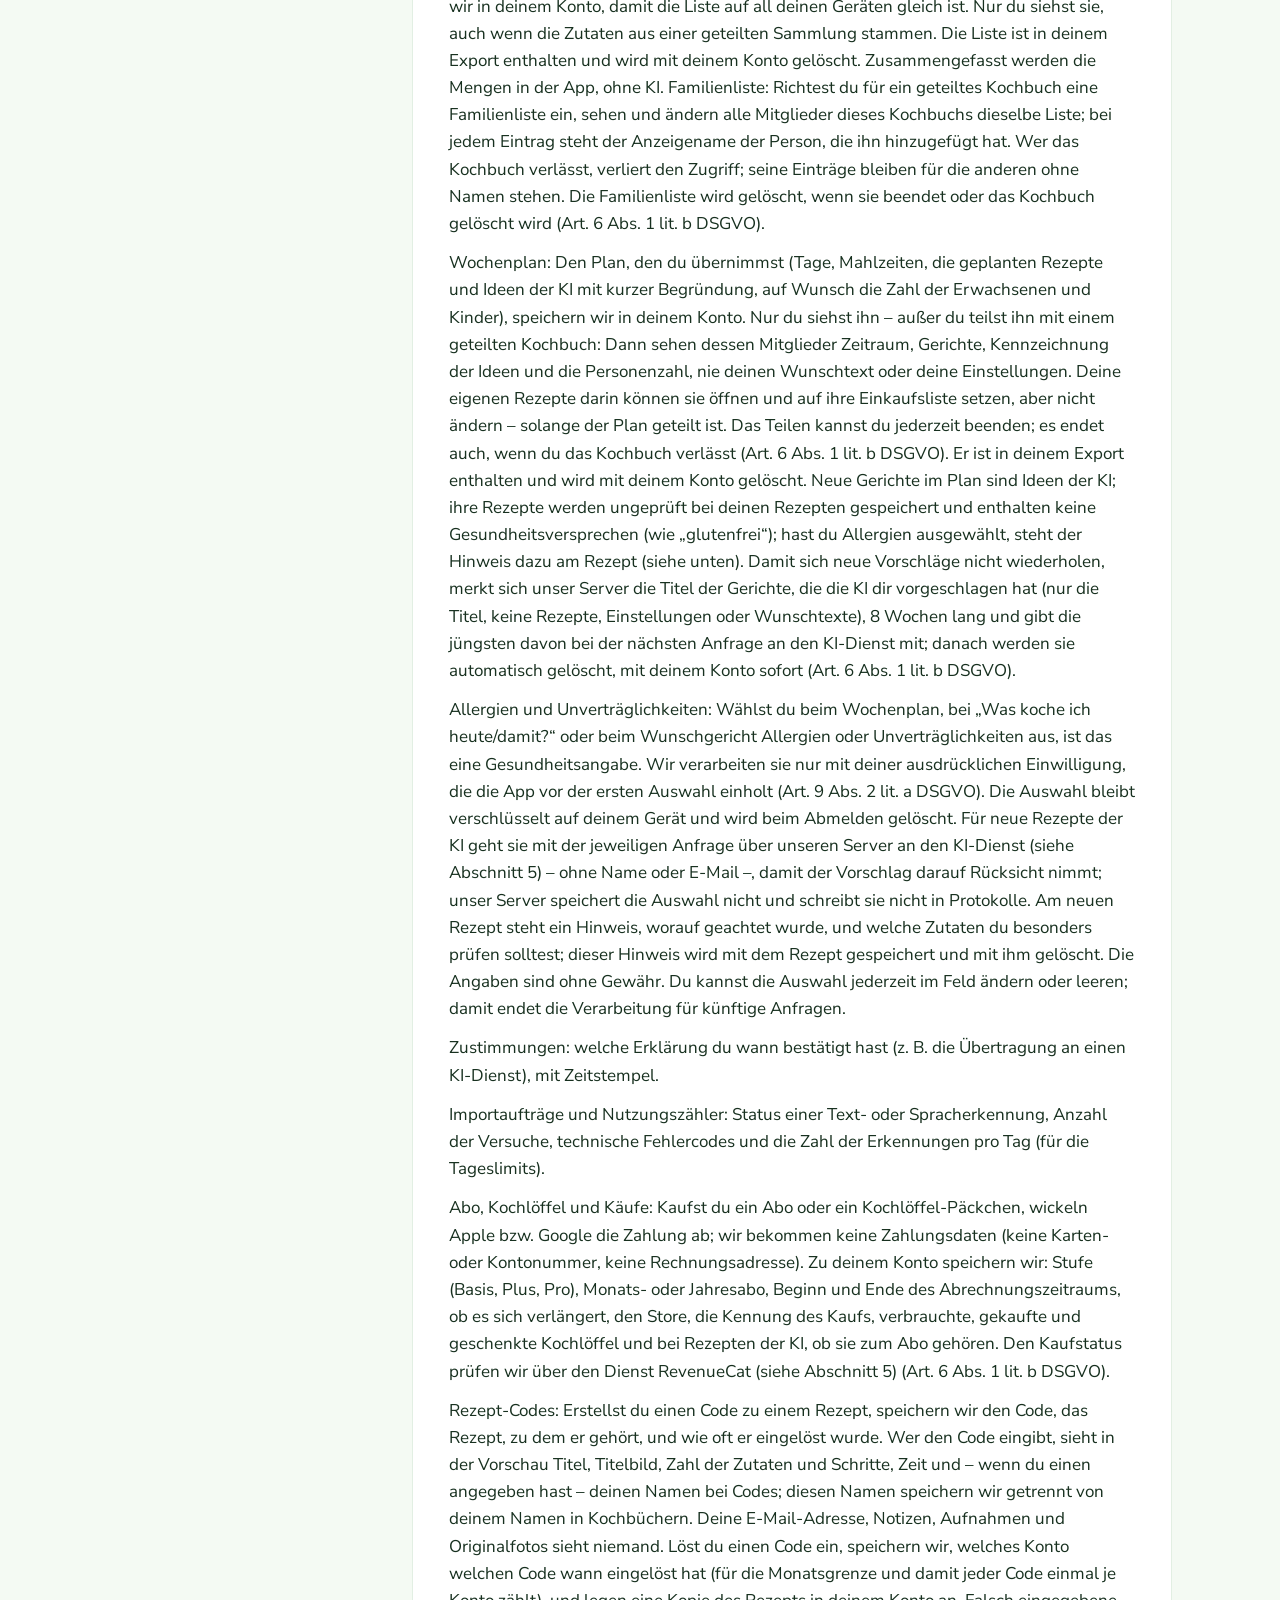
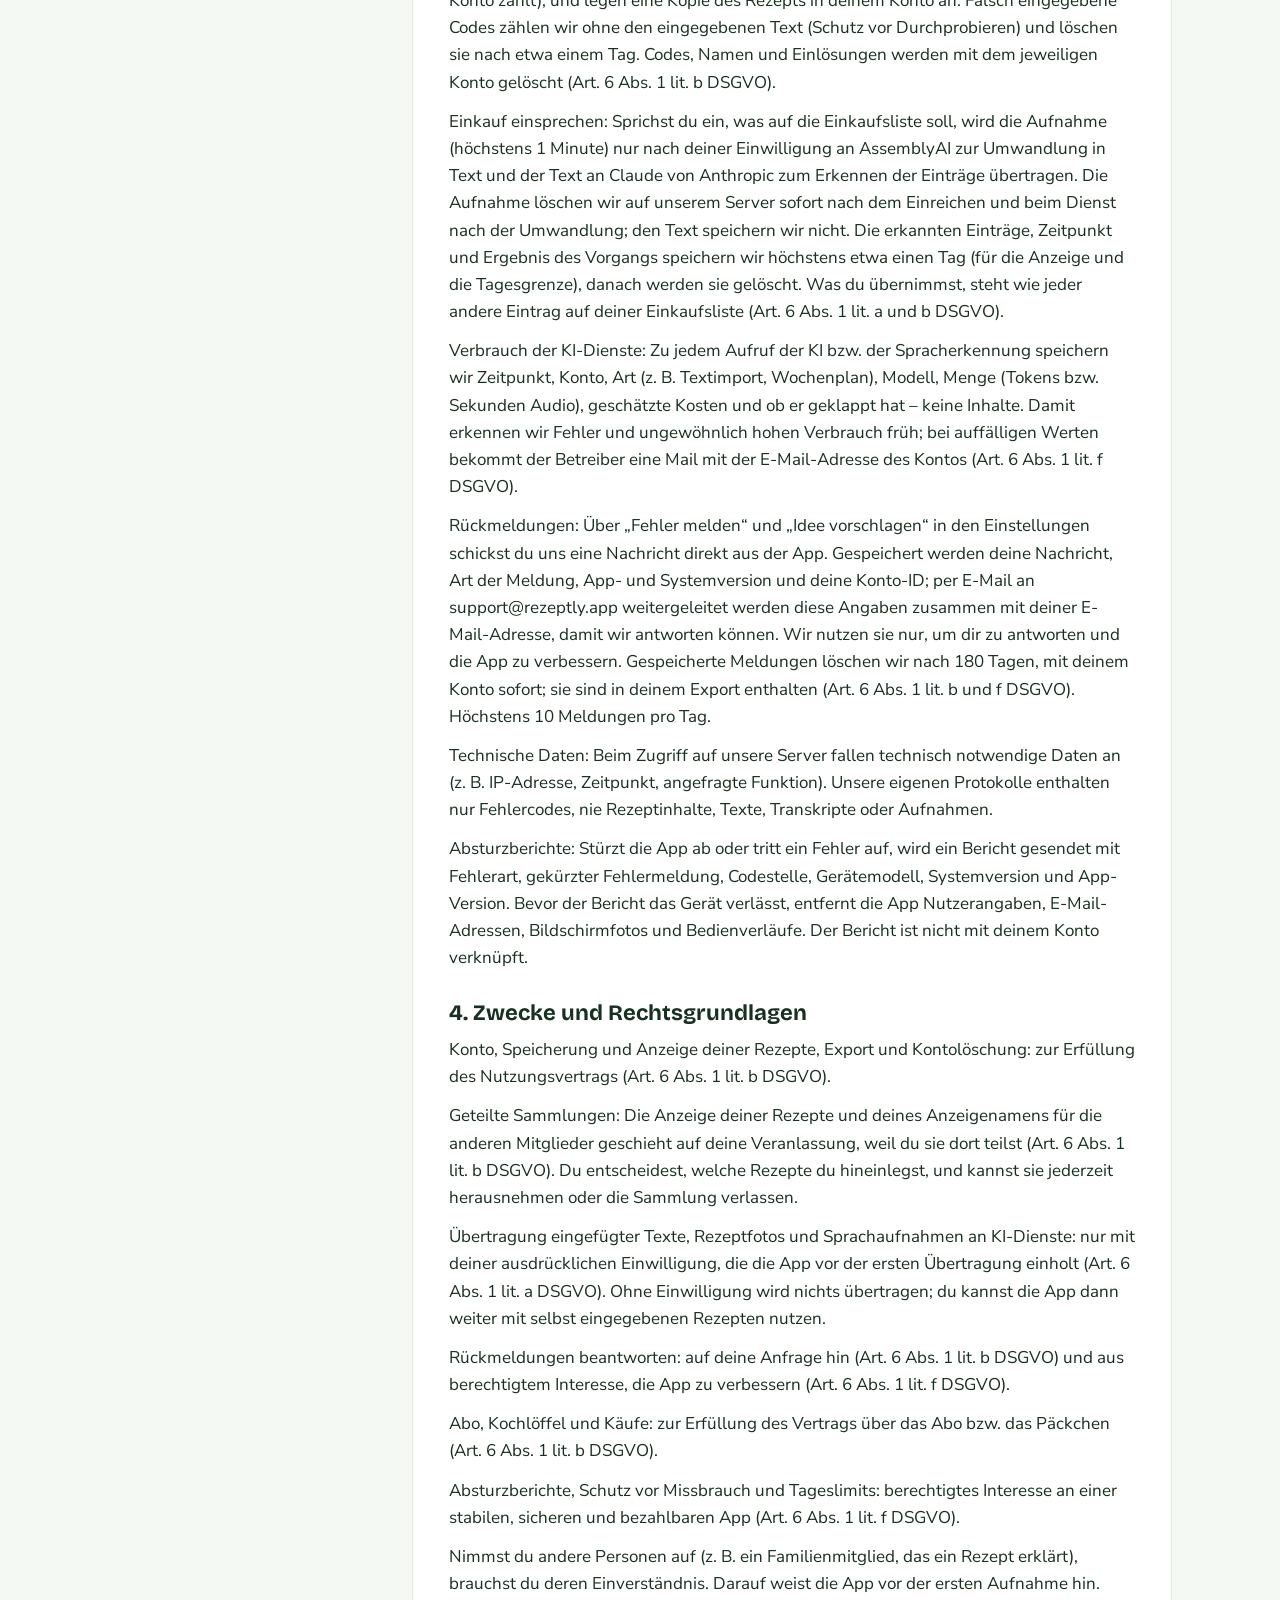
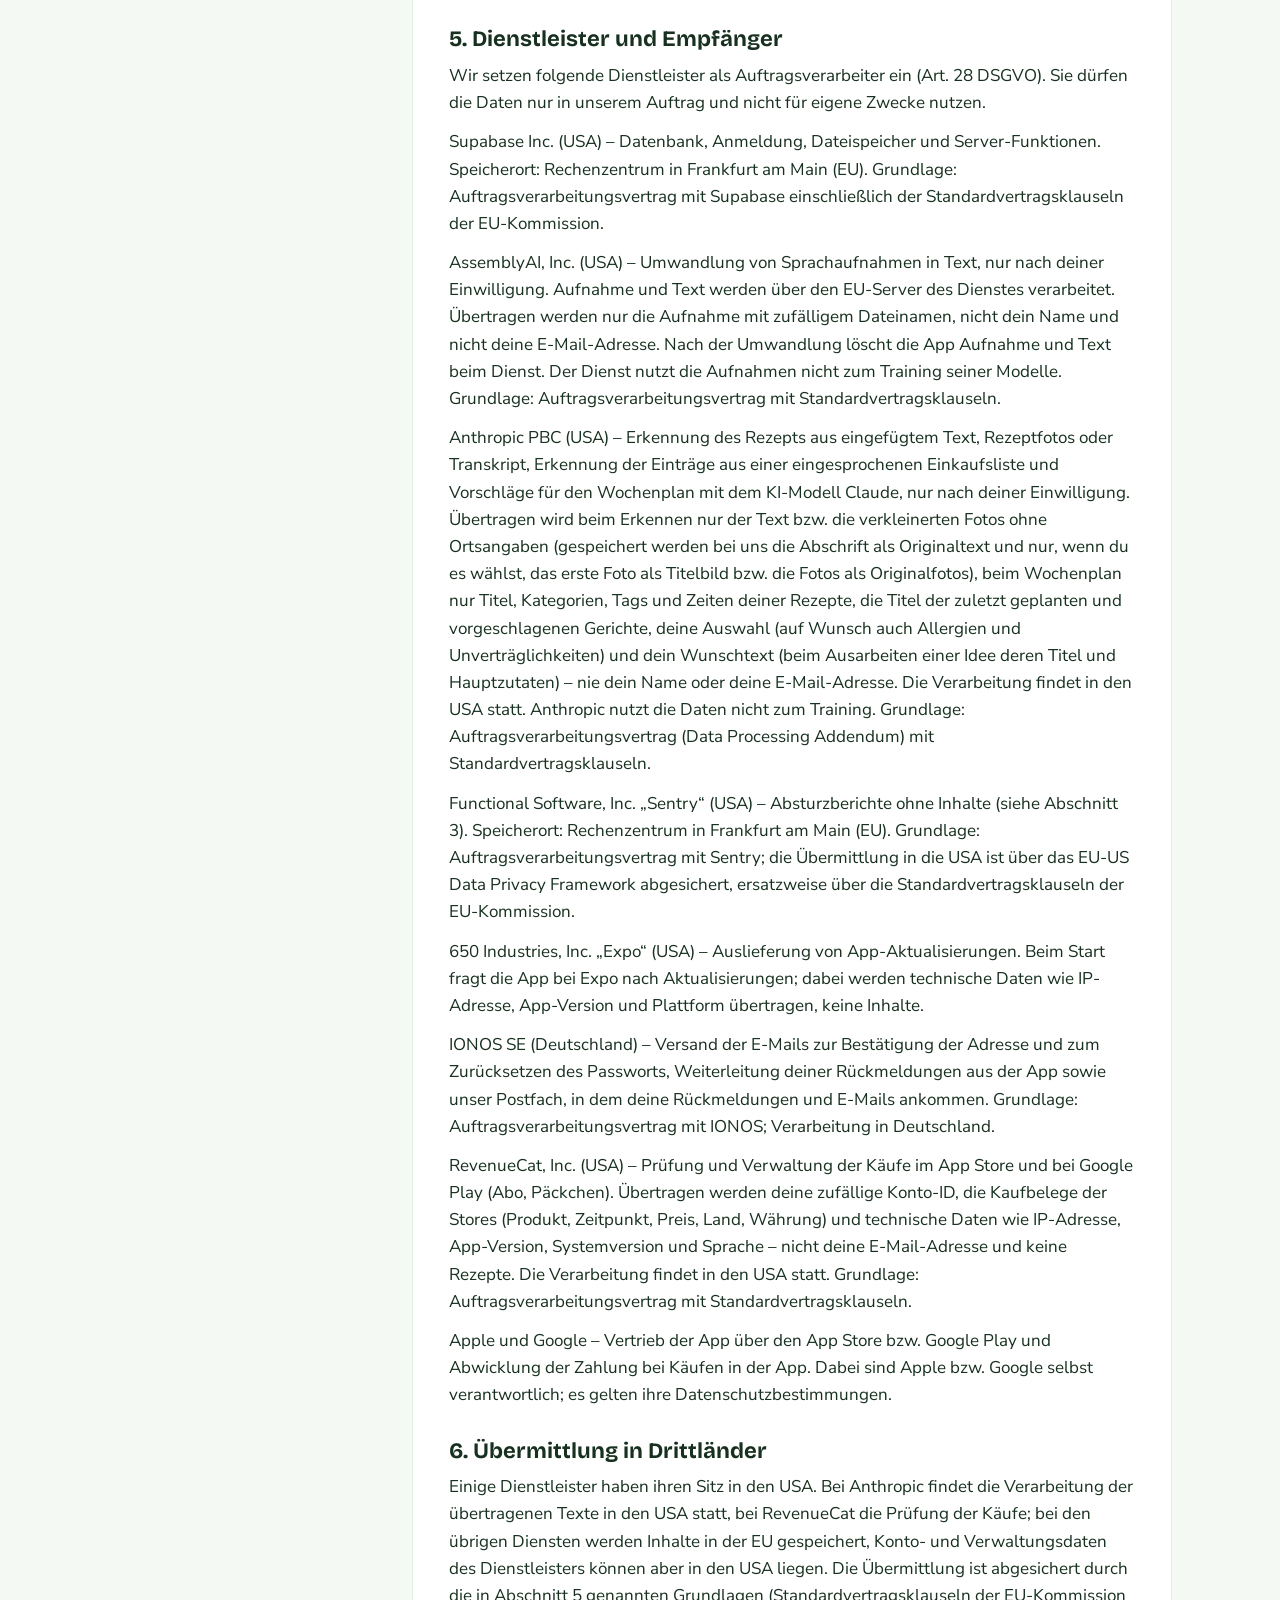
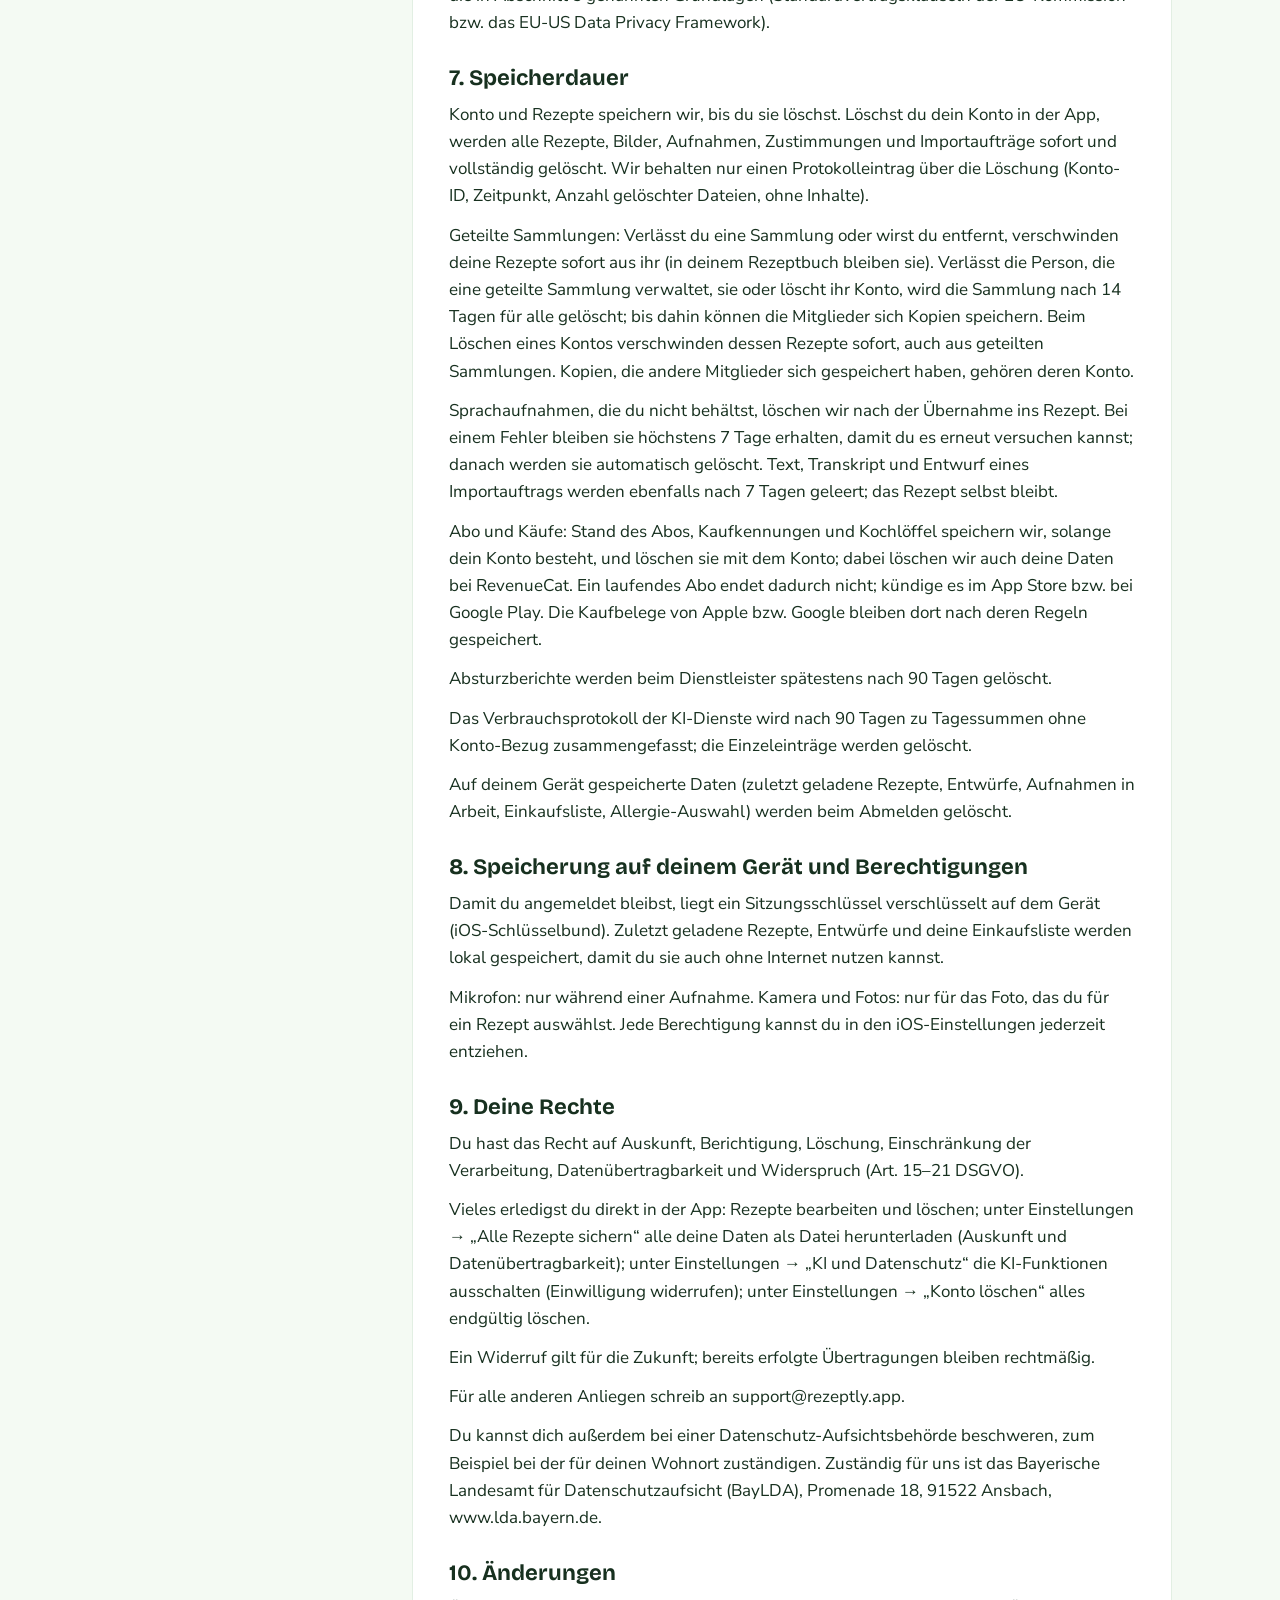
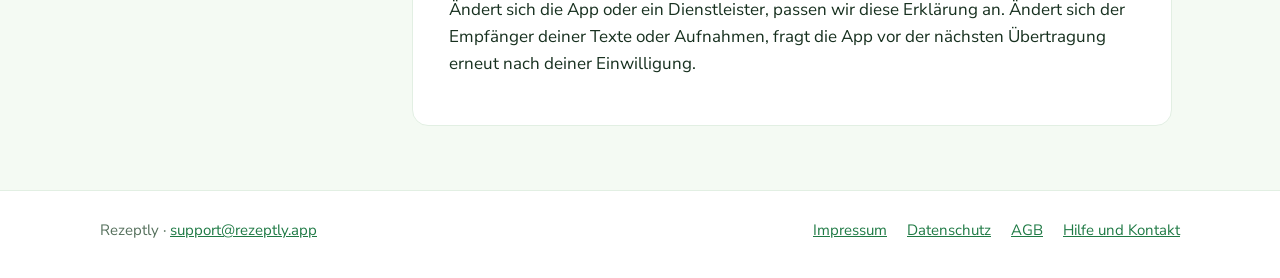
<file: datenschutz.html>
<!DOCTYPE html>
<html lang="de">
<head>
<meta charset="utf-8">
<meta name="viewport" content="width=device-width, initial-scale=1">
<title>Datenschutzerklärung für die App „Rezeptly“ – Rezeptly</title>
<meta name="description" content="Datenschutzerklärung der App Rezeptly.">
<link rel="canonical" href="https://rezeptly.app/datenschutz.html">
<meta property="og:type" content="website">
<meta property="og:site_name" content="Rezeptly">
<meta property="og:title" content="Datenschutzerklärung für die App „Rezeptly“ – Rezeptly">
<meta property="og:description" content="Datenschutzerklärung der App Rezeptly.">
<meta property="og:url" content="https://rezeptly.app/datenschutz.html">
<meta name="theme-color" content="#F4FAF3">
<link rel="icon" type="image/png" sizes="32x32" href="assets/favicon-32.png">
<link rel="icon" type="image/png" sizes="192x192" href="assets/favicon-192.png">
<link rel="apple-touch-icon" href="assets/apple-touch-icon.png">
<link rel="stylesheet" href="assets/site.css?v=70b84b6577">
</head>
<body>
<header class="site-header"><div class="wrap">
<a class="brand" href="index.html"><img class="logo" src="assets/logo-128.png" width="38" height="38" alt=""><b>Rezeptly</b></a>
<nav class="site-nav" aria-label="Hauptmenü"><a href="index.html">Startseite</a><a href="support.html">Hilfe</a></nav>
</div></header>
<main>
<div class="wrap" style="padding-top:24px"><nav class="legal-tabs" aria-label="Rechtstexte">
<a href="impressum.html">Impressum</a>
<a href="datenschutz.html" aria-current="page">Datenschutz</a>
<a href="agb.html">AGB</a>
<a href="support.html">Hilfe</a></nav></div>
<div class="wrap legal">
<aside class="toc"><span class="eyebrow">Inhalt</span><nav aria-label="Inhalt"><a href="#a1-1-verantwortlicher">1. Verantwortlicher</a><a href="#a2-2-worum-es-geht">2. Worum es geht</a><a href="#a3-3-welche-daten-wir-verarbeiten">3. Welche Daten wir verarbeiten</a><a href="#a4-4-zwecke-und-rechtsgrundlagen">4. Zwecke und Rechtsgrundlagen</a><a href="#a5-5-dienstleister-und-empfaenger">5. Dienstleister und Empfänger</a><a href="#a6-6-uebermittlung-in-drittlaender">6. Übermittlung in Drittländer</a><a href="#a7-7-speicherdauer">7. Speicherdauer</a><a href="#a8-8-speicherung-auf-deinem-geraet-und-bere">8. Speicherung auf deinem Gerät und Berechtigungen</a><a href="#a9-9-deine-rechte">9. Deine Rechte</a><a href="#a10-10-aenderungen">10. Änderungen</a></nav></aside>
<article class="doc">

<h1>Datenschutzerklärung für die App „Rezeptly“</h1>
<p class="updated">Stand: 22. November 2026</p>
<h2 id="a1-1-verantwortlicher">1. Verantwortlicher</h2>
<p>Verantwortlich für die Datenverarbeitung in der App ist: Marc Hemmer, Sauerlacher Straße 47B, 82515 Wolfratshausen, E-Mail: support@rezeptly.app.</p>
<p>Ein Datenschutzbeauftragter ist nicht bestellt, weil keine gesetzliche Pflicht dazu besteht.</p>
<h2 id="a2-2-worum-es-geht">2. Worum es geht</h2>
<p>Mit der App sammelst du eigene Rezepte: selbst eingegeben, als eingefügter Text, als Foto eines Rezepts oder als Sprachaufnahme, aus der ein Rezeptentwurf entsteht. Jedes Konto hat eine private Rezeptbibliothek. Andere Personen – auch wir als Anbieter in der App – sehen deine Rezepte nicht; der Zugriff wird in der Datenbank selbst auf dein Konto beschränkt.</p>
<p>Die App zeigt keine Werbung, verfolgt dich nicht über andere Apps oder Webseiten (kein Tracking) und verkauft keine Daten.</p>
<h2 id="a3-3-welche-daten-wir-verarbeiten">3. Welche Daten wir verarbeiten</h2>
<p>Konto: E-Mail-Adresse, Passwort (nur als verschlüsselter Prüfwert, nie im Klartext), eine zufällige Konto-ID, Zeitpunkte von Registrierung und Anmeldung.</p>
<p>Anmelden mit Apple oder Google: Meldest du dich so an, bekommen wir vom Anbieter nur deine E-Mail-Adresse (bei Apple auf Wunsch eine verborgene Weiterleitungsadresse) und eine Kennung des Anbieters, kein Passwort und keinen Namen. Der Anbieter erfährt, dass du dich bei Rezeptly anmeldest. Löschst du dein Apple-Konto bei uns, widerrufen wir die Verbindung bei Apple. Es gelten zusätzlich die Datenschutzbestimmungen von Apple bzw. Google (Art. 6 Abs. 1 lit. b DSGVO).</p>
<p>Deine Inhalte: Rezepte mit allen Angaben (Titel, Zutaten, Schritte, Notizen, „Rezept von“, Kategorien, Tags, Sammlungen, Favoriten), eingefügte Originaltexte, Abschriften von Rezeptfotos, Transkripte, Titelbilder, – nur wenn du „Originalaufnahme behalten“ wählst – Sprachaufnahmen und – nur wenn du „Fotos beim Rezept behalten“ wählst – die Originalfotos eines fotografierten Rezepts (höchstens 3 je Rezept, verkleinert und ohne Ortsangaben, nur für dein Konto sichtbar, auch nicht in geteilten Kochbüchern).</p>
<p>Fotos werden vor dem Hochladen verkleinert und neu gespeichert; dabei werden alle Metadaten entfernt, insbesondere Ortsangaben (GPS).</p>
<p>Geteilte Sammlungen (Familiensammlung): Legst du eine geteilte Sammlung an oder trittst du mit einem Einladungscode bei, speichern wir deine Mitgliedschaft, deine Rolle, deinen selbst gewählten Anzeigenamen und den Beitrittszeitpunkt. Die anderen Mitglieder sehen deinen Anzeigenamen und die Rezepte, die du in die Sammlung legst (Rezeptfelder und Titelbild) – nie deine E-Mail-Adresse, deine Originaltexte, Transkripte, Aufnahmen oder Importaufträge. Gegen das Erraten von Einladungscodes speichern wir fehlgeschlagene Beitrittsversuche (nur Konto und Zeitpunkt, kein Code) für höchstens 2 Tage.</p>
<p>Einkaufsliste: Was du auf deine Einkaufsliste setzt (Zutaten mit Mengen, den Titel des Rezepts, aus dem sie stammen, eigene Einträge und ob du sie abgehakt hast), speichern wir in deinem Konto, damit die Liste auf all deinen Geräten gleich ist. Nur du siehst sie, auch wenn die Zutaten aus einer geteilten Sammlung stammen. Die Liste ist in deinem Export enthalten und wird mit deinem Konto gelöscht. Zusammengefasst werden die Mengen in der App, ohne KI. Familienliste: Richtest du für ein geteiltes Kochbuch eine Familienliste ein, sehen und ändern alle Mitglieder dieses Kochbuchs dieselbe Liste; bei jedem Eintrag steht der Anzeigename der Person, die ihn hinzugefügt hat. Wer das Kochbuch verlässt, verliert den Zugriff; seine Einträge bleiben für die anderen ohne Namen stehen. Die Familienliste wird gelöscht, wenn sie beendet oder das Kochbuch gelöscht wird (Art. 6 Abs. 1 lit. b DSGVO).</p>
<p>Wochenplan: Den Plan, den du übernimmst (Tage, Mahlzeiten, die geplanten Rezepte und Ideen der KI mit kurzer Begründung, auf Wunsch die Zahl der Erwachsenen und Kinder), speichern wir in deinem Konto. Nur du siehst ihn – außer du teilst ihn mit einem geteilten Kochbuch: Dann sehen dessen Mitglieder Zeitraum, Gerichte, Kennzeichnung der Ideen und die Personenzahl, nie deinen Wunschtext oder deine Einstellungen. Deine eigenen Rezepte darin können sie öffnen und auf ihre Einkaufsliste setzen, aber nicht ändern – solange der Plan geteilt ist. Das Teilen kannst du jederzeit beenden; es endet auch, wenn du das Kochbuch verlässt (Art. 6 Abs. 1 lit. b DSGVO). Er ist in deinem Export enthalten und wird mit deinem Konto gelöscht. Neue Gerichte im Plan sind Ideen der KI; ihre Rezepte werden ungeprüft bei deinen Rezepten gespeichert und enthalten keine Gesundheitsversprechen (wie „glutenfrei“); hast du Allergien ausgewählt, steht der Hinweis dazu am Rezept (siehe unten). Damit sich neue Vorschläge nicht wiederholen, merkt sich unser Server die Titel der Gerichte, die die KI dir vorgeschlagen hat (nur die Titel, keine Rezepte, Einstellungen oder Wunschtexte), 8 Wochen lang und gibt die jüngsten davon bei der nächsten Anfrage an den KI-Dienst mit; danach werden sie automatisch gelöscht, mit deinem Konto sofort (Art. 6 Abs. 1 lit. b DSGVO).</p>
<p>Allergien und Unverträglichkeiten: Wählst du beim Wochenplan, bei „Was koche ich heute/damit?“ oder beim Wunschgericht Allergien oder Unverträglichkeiten aus, ist das eine Gesundheitsangabe. Wir verarbeiten sie nur mit deiner ausdrücklichen Einwilligung, die die App vor der ersten Auswahl einholt (Art. 9 Abs. 2 lit. a DSGVO). Die Auswahl bleibt verschlüsselt auf deinem Gerät und wird beim Abmelden gelöscht. Für neue Rezepte der KI geht sie mit der jeweiligen Anfrage über unseren Server an den KI-Dienst (siehe Abschnitt 5) – ohne Name oder E-Mail –, damit der Vorschlag darauf Rücksicht nimmt; unser Server speichert die Auswahl nicht und schreibt sie nicht in Protokolle. Am neuen Rezept steht ein Hinweis, worauf geachtet wurde, und welche Zutaten du besonders prüfen solltest; dieser Hinweis wird mit dem Rezept gespeichert und mit ihm gelöscht. Die Angaben sind ohne Gewähr. Du kannst die Auswahl jederzeit im Feld ändern oder leeren; damit endet die Verarbeitung für künftige Anfragen.</p>
<p>Zustimmungen: welche Erklärung du wann bestätigt hast (z. B. die Übertragung an einen KI-Dienst), mit Zeitstempel.</p>
<p>Importaufträge und Nutzungszähler: Status einer Text- oder Spracherkennung, Anzahl der Versuche, technische Fehlercodes und die Zahl der Erkennungen pro Tag (für die Tageslimits).</p>
<p>Abo, Kochlöffel und Käufe: Kaufst du ein Abo oder ein Kochlöffel-Päckchen, wickeln Apple bzw. Google die Zahlung ab; wir bekommen keine Zahlungsdaten (keine Karten- oder Kontonummer, keine Rechnungsadresse). Zu deinem Konto speichern wir: Stufe (Basis, Plus, Pro), Monats- oder Jahresabo, Beginn und Ende des Abrechnungszeitraums, ob es sich verlängert, den Store, die Kennung des Kaufs, verbrauchte, gekaufte und geschenkte Kochlöffel und bei Rezepten der KI, ob sie zum Abo gehören. Den Kaufstatus prüfen wir über den Dienst RevenueCat (siehe Abschnitt 5) (Art. 6 Abs. 1 lit. b DSGVO).</p>
<p>Rezept-Codes: Erstellst du einen Code zu einem Rezept, speichern wir den Code, das Rezept, zu dem er gehört, und wie oft er eingelöst wurde. Wer den Code eingibt, sieht in der Vorschau Titel, Titelbild, Zahl der Zutaten und Schritte, Zeit und – wenn du einen angegeben hast – deinen Namen bei Codes; diesen Namen speichern wir getrennt von deinem Namen in Kochbüchern. Deine E-Mail-Adresse, Notizen, Aufnahmen und Originalfotos sieht niemand. Löst du einen Code ein, speichern wir, welches Konto welchen Code wann eingelöst hat (für die Monatsgrenze und damit jeder Code einmal je Konto zählt), und legen eine Kopie des Rezepts in deinem Konto an. Falsch eingegebene Codes zählen wir ohne den eingegebenen Text (Schutz vor Durchprobieren) und löschen sie nach etwa einem Tag. Codes, Namen und Einlösungen werden mit dem jeweiligen Konto gelöscht (Art. 6 Abs. 1 lit. b DSGVO).</p>
<p>Einkauf einsprechen: Sprichst du ein, was auf die Einkaufsliste soll, wird die Aufnahme (höchstens 1 Minute) nur nach deiner Einwilligung an AssemblyAI zur Umwandlung in Text und der Text an Claude von Anthropic zum Erkennen der Einträge übertragen. Die Aufnahme löschen wir auf unserem Server sofort nach dem Einreichen und beim Dienst nach der Umwandlung; den Text speichern wir nicht. Die erkannten Einträge, Zeitpunkt und Ergebnis des Vorgangs speichern wir höchstens etwa einen Tag (für die Anzeige und die Tagesgrenze), danach werden sie gelöscht. Was du übernimmst, steht wie jeder andere Eintrag auf deiner Einkaufsliste (Art. 6 Abs. 1 lit. a und b DSGVO).</p>
<p>Verbrauch der KI-Dienste: Zu jedem Aufruf der KI bzw. der Spracherkennung speichern wir Zeitpunkt, Konto, Art (z. B. Textimport, Wochenplan), Modell, Menge (Tokens bzw. Sekunden Audio), geschätzte Kosten und ob er geklappt hat – keine Inhalte. Damit erkennen wir Fehler und ungewöhnlich hohen Verbrauch früh; bei auffälligen Werten bekommt der Betreiber eine Mail mit der E-Mail-Adresse des Kontos (Art. 6 Abs. 1 lit. f DSGVO).</p>
<p>Rückmeldungen: Über „Fehler melden“ und „Idee vorschlagen“ in den Einstellungen schickst du uns eine Nachricht direkt aus der App. Gespeichert werden deine Nachricht, Art der Meldung, App- und Systemversion und deine Konto-ID; per E-Mail an support@rezeptly.app weitergeleitet werden diese Angaben zusammen mit deiner E-Mail-Adresse, damit wir antworten können. Wir nutzen sie nur, um dir zu antworten und die App zu verbessern. Gespeicherte Meldungen löschen wir nach 180 Tagen, mit deinem Konto sofort; sie sind in deinem Export enthalten (Art. 6 Abs. 1 lit. b und f DSGVO). Höchstens 10 Meldungen pro Tag.</p>
<p>Technische Daten: Beim Zugriff auf unsere Server fallen technisch notwendige Daten an (z. B. IP-Adresse, Zeitpunkt, angefragte Funktion). Unsere eigenen Protokolle enthalten nur Fehlercodes, nie Rezeptinhalte, Texte, Transkripte oder Aufnahmen.</p>
<p>Absturzberichte: Stürzt die App ab oder tritt ein Fehler auf, wird ein Bericht gesendet mit Fehlerart, gekürzter Fehlermeldung, Codestelle, Gerätemodell, Systemversion und App-Version. Bevor der Bericht das Gerät verlässt, entfernt die App Nutzerangaben, E-Mail-Adressen, Bildschirmfotos und Bedienverläufe. Der Bericht ist nicht mit deinem Konto verknüpft.</p>
<h2 id="a4-4-zwecke-und-rechtsgrundlagen">4. Zwecke und Rechtsgrundlagen</h2>
<p>Konto, Speicherung und Anzeige deiner Rezepte, Export und Kontolöschung: zur Erfüllung des Nutzungsvertrags (Art. 6 Abs. 1 lit. b DSGVO).</p>
<p>Geteilte Sammlungen: Die Anzeige deiner Rezepte und deines Anzeigenamens für die anderen Mitglieder geschieht auf deine Veranlassung, weil du sie dort teilst (Art. 6 Abs. 1 lit. b DSGVO). Du entscheidest, welche Rezepte du hineinlegst, und kannst sie jederzeit herausnehmen oder die Sammlung verlassen.</p>
<p>Übertragung eingefügter Texte, Rezeptfotos und Sprachaufnahmen an KI-Dienste: nur mit deiner ausdrücklichen Einwilligung, die die App vor der ersten Übertragung einholt (Art. 6 Abs. 1 lit. a DSGVO). Ohne Einwilligung wird nichts übertragen; du kannst die App dann weiter mit selbst eingegebenen Rezepten nutzen.</p>
<p>Rückmeldungen beantworten: auf deine Anfrage hin (Art. 6 Abs. 1 lit. b DSGVO) und aus berechtigtem Interesse, die App zu verbessern (Art. 6 Abs. 1 lit. f DSGVO).</p>
<p>Abo, Kochlöffel und Käufe: zur Erfüllung des Vertrags über das Abo bzw. das Päckchen (Art. 6 Abs. 1 lit. b DSGVO).</p>
<p>Absturzberichte, Schutz vor Missbrauch und Tageslimits: berechtigtes Interesse an einer stabilen, sicheren und bezahlbaren App (Art. 6 Abs. 1 lit. f DSGVO).</p>
<p>Nimmst du andere Personen auf (z. B. ein Familienmitglied, das ein Rezept erklärt), brauchst du deren Einverständnis. Darauf weist die App vor der ersten Aufnahme hin.</p>
<h2 id="a5-5-dienstleister-und-empfaenger">5. Dienstleister und Empfänger</h2>
<p>Wir setzen folgende Dienstleister als Auftragsverarbeiter ein (Art. 28 DSGVO). Sie dürfen die Daten nur in unserem Auftrag und nicht für eigene Zwecke nutzen.</p>
<p>Supabase Inc. (USA) – Datenbank, Anmeldung, Dateispeicher und Server-Funktionen. Speicherort: Rechenzentrum in Frankfurt am Main (EU). Grundlage: Auftragsverarbeitungsvertrag mit Supabase einschließlich der Standardvertragsklauseln der EU-Kommission.</p>
<p>AssemblyAI, Inc. (USA) – Umwandlung von Sprachaufnahmen in Text, nur nach deiner Einwilligung. Aufnahme und Text werden über den EU-Server des Dienstes verarbeitet. Übertragen werden nur die Aufnahme mit zufälligem Dateinamen, nicht dein Name und nicht deine E-Mail-Adresse. Nach der Umwandlung löscht die App Aufnahme und Text beim Dienst. Der Dienst nutzt die Aufnahmen nicht zum Training seiner Modelle. Grundlage: Auftragsverarbeitungsvertrag mit Standardvertragsklauseln.</p>
<p>Anthropic PBC (USA) – Erkennung des Rezepts aus eingefügtem Text, Rezeptfotos oder Transkript, Erkennung der Einträge aus einer eingesprochenen Einkaufsliste und Vorschläge für den Wochenplan mit dem KI-Modell Claude, nur nach deiner Einwilligung. Übertragen wird beim Erkennen nur der Text bzw. die verkleinerten Fotos ohne Ortsangaben (gespeichert werden bei uns die Abschrift als Originaltext und nur, wenn du es wählst, das erste Foto als Titelbild bzw. die Fotos als Originalfotos), beim Wochenplan nur Titel, Kategorien, Tags und Zeiten deiner Rezepte, die Titel der zuletzt geplanten und vorgeschlagenen Gerichte, deine Auswahl (auf Wunsch auch Allergien und Unverträglichkeiten) und dein Wunschtext (beim Ausarbeiten einer Idee deren Titel und Hauptzutaten) – nie dein Name oder deine E-Mail-Adresse. Die Verarbeitung findet in den USA statt. Anthropic nutzt die Daten nicht zum Training. Grundlage: Auftragsverarbeitungsvertrag (Data Processing Addendum) mit Standardvertragsklauseln.</p>
<p>Functional Software, Inc. „Sentry“ (USA) – Absturzberichte ohne Inhalte (siehe Abschnitt 3). Speicherort: Rechenzentrum in Frankfurt am Main (EU). Grundlage: Auftragsverarbeitungsvertrag mit Sentry; die Übermittlung in die USA ist über das EU-US Data Privacy Framework abgesichert, ersatzweise über die Standardvertragsklauseln der EU-Kommission.</p>
<p>650 Industries, Inc. „Expo“ (USA) – Auslieferung von App-Aktualisierungen. Beim Start fragt die App bei Expo nach Aktualisierungen; dabei werden technische Daten wie IP-Adresse, App-Version und Plattform übertragen, keine Inhalte.</p>
<p>IONOS SE (Deutschland) – Versand der E-Mails zur Bestätigung der Adresse und zum Zurücksetzen des Passworts, Weiterleitung deiner Rückmeldungen aus der App sowie unser Postfach, in dem deine Rückmeldungen und E-Mails ankommen. Grundlage: Auftragsverarbeitungsvertrag mit IONOS; Verarbeitung in Deutschland.</p>
<p>RevenueCat, Inc. (USA) – Prüfung und Verwaltung der Käufe im App Store und bei Google Play (Abo, Päckchen). Übertragen werden deine zufällige Konto-ID, die Kaufbelege der Stores (Produkt, Zeitpunkt, Preis, Land, Währung) und technische Daten wie IP-Adresse, App-Version, Systemversion und Sprache – nicht deine E-Mail-Adresse und keine Rezepte. Die Verarbeitung findet in den USA statt. Grundlage: Auftragsverarbeitungsvertrag mit Standardvertragsklauseln.</p>
<p>Apple und Google – Vertrieb der App über den App Store bzw. Google Play und Abwicklung der Zahlung bei Käufen in der App. Dabei sind Apple bzw. Google selbst verantwortlich; es gelten ihre Datenschutzbestimmungen.</p>
<h2 id="a6-6-uebermittlung-in-drittlaender">6. Übermittlung in Drittländer</h2>
<p>Einige Dienstleister haben ihren Sitz in den USA. Bei Anthropic findet die Verarbeitung der übertragenen Texte in den USA statt, bei RevenueCat die Prüfung der Käufe; bei den übrigen Diensten werden Inhalte in der EU gespeichert, Konto- und Verwaltungsdaten des Dienstleisters können aber in den USA liegen. Die Übermittlung ist abgesichert durch die in Abschnitt 5 genannten Grundlagen (Standardvertragsklauseln der EU-Kommission bzw. das EU-US Data Privacy Framework).</p>
<h2 id="a7-7-speicherdauer">7. Speicherdauer</h2>
<p>Konto und Rezepte speichern wir, bis du sie löschst. Löschst du dein Konto in der App, werden alle Rezepte, Bilder, Aufnahmen, Zustimmungen und Importaufträge sofort und vollständig gelöscht. Wir behalten nur einen Protokolleintrag über die Löschung (Konto-ID, Zeitpunkt, Anzahl gelöschter Dateien, ohne Inhalte).</p>
<p>Geteilte Sammlungen: Verlässt du eine Sammlung oder wirst du entfernt, verschwinden deine Rezepte sofort aus ihr (in deinem Rezeptbuch bleiben sie). Verlässt die Person, die eine geteilte Sammlung verwaltet, sie oder löscht ihr Konto, wird die Sammlung nach 14 Tagen für alle gelöscht; bis dahin können die Mitglieder sich Kopien speichern. Beim Löschen eines Kontos verschwinden dessen Rezepte sofort, auch aus geteilten Sammlungen. Kopien, die andere Mitglieder sich gespeichert haben, gehören deren Konto.</p>
<p>Sprachaufnahmen, die du nicht behältst, löschen wir nach der Übernahme ins Rezept. Bei einem Fehler bleiben sie höchstens 7 Tage erhalten, damit du es erneut versuchen kannst; danach werden sie automatisch gelöscht. Text, Transkript und Entwurf eines Importauftrags werden ebenfalls nach 7 Tagen geleert; das Rezept selbst bleibt.</p>
<p>Abo und Käufe: Stand des Abos, Kaufkennungen und Kochlöffel speichern wir, solange dein Konto besteht, und löschen sie mit dem Konto; dabei löschen wir auch deine Daten bei RevenueCat. Ein laufendes Abo endet dadurch nicht; kündige es im App Store bzw. bei Google Play. Die Kaufbelege von Apple bzw. Google bleiben dort nach deren Regeln gespeichert.</p>
<p>Absturzberichte werden beim Dienstleister spätestens nach 90 Tagen gelöscht.</p>
<p>Das Verbrauchsprotokoll der KI-Dienste wird nach 90 Tagen zu Tagessummen ohne Konto-Bezug zusammengefasst; die Einzeleinträge werden gelöscht.</p>
<p>Auf deinem Gerät gespeicherte Daten (zuletzt geladene Rezepte, Entwürfe, Aufnahmen in Arbeit, Einkaufsliste, Allergie-Auswahl) werden beim Abmelden gelöscht.</p>
<h2 id="a8-8-speicherung-auf-deinem-geraet-und-bere">8. Speicherung auf deinem Gerät und Berechtigungen</h2>
<p>Damit du angemeldet bleibst, liegt ein Sitzungsschlüssel verschlüsselt auf dem Gerät (iOS-Schlüsselbund). Zuletzt geladene Rezepte, Entwürfe und deine Einkaufsliste werden lokal gespeichert, damit du sie auch ohne Internet nutzen kannst.</p>
<p>Mikrofon: nur während einer Aufnahme. Kamera und Fotos: nur für das Foto, das du für ein Rezept auswählst. Jede Berechtigung kannst du in den iOS-Einstellungen jederzeit entziehen.</p>
<h2 id="a9-9-deine-rechte">9. Deine Rechte</h2>
<p>Du hast das Recht auf Auskunft, Berichtigung, Löschung, Einschränkung der Verarbeitung, Datenübertragbarkeit und Widerspruch (Art. 15–21 DSGVO).</p>
<p>Vieles erledigst du direkt in der App: Rezepte bearbeiten und löschen; unter Einstellungen → „Alle Rezepte sichern“ alle deine Daten als Datei herunterladen (Auskunft und Datenübertragbarkeit); unter Einstellungen → „KI und Datenschutz“ die KI-Funktionen ausschalten (Einwilligung widerrufen); unter Einstellungen → „Konto löschen“ alles endgültig löschen.</p>
<p>Ein Widerruf gilt für die Zukunft; bereits erfolgte Übertragungen bleiben rechtmäßig.</p>
<p>Für alle anderen Anliegen schreib an support@rezeptly.app.</p>
<p>Du kannst dich außerdem bei einer Datenschutz-Aufsichtsbehörde beschweren, zum Beispiel bei der für deinen Wohnort zuständigen. Zuständig für uns ist das Bayerische Landesamt für Datenschutzaufsicht (BayLDA), Promenade 18, 91522 Ansbach, www.lda.bayern.de.</p>
<h2 id="a10-10-aenderungen">10. Änderungen</h2>
<p>Ändert sich die App oder ein Dienstleister, passen wir diese Erklärung an. Ändert sich der Empfänger deiner Texte oder Aufnahmen, fragt die App vor der nächsten Übertragung erneut nach deiner Einwilligung.</p>

</article>
</div>
</main>
<footer class="site-footer"><div class="wrap">
<span>Rezeptly · <a href="mailto:support@rezeptly.app">support@rezeptly.app</a></span>
<nav aria-label="Rechtliches"><a href="impressum.html">Impressum</a><a href="datenschutz.html">Datenschutz</a><a href="agb.html">AGB</a><a href="support.html">Hilfe und Kontakt</a></nav>
</div></footer>
</body>
</html>
</file>
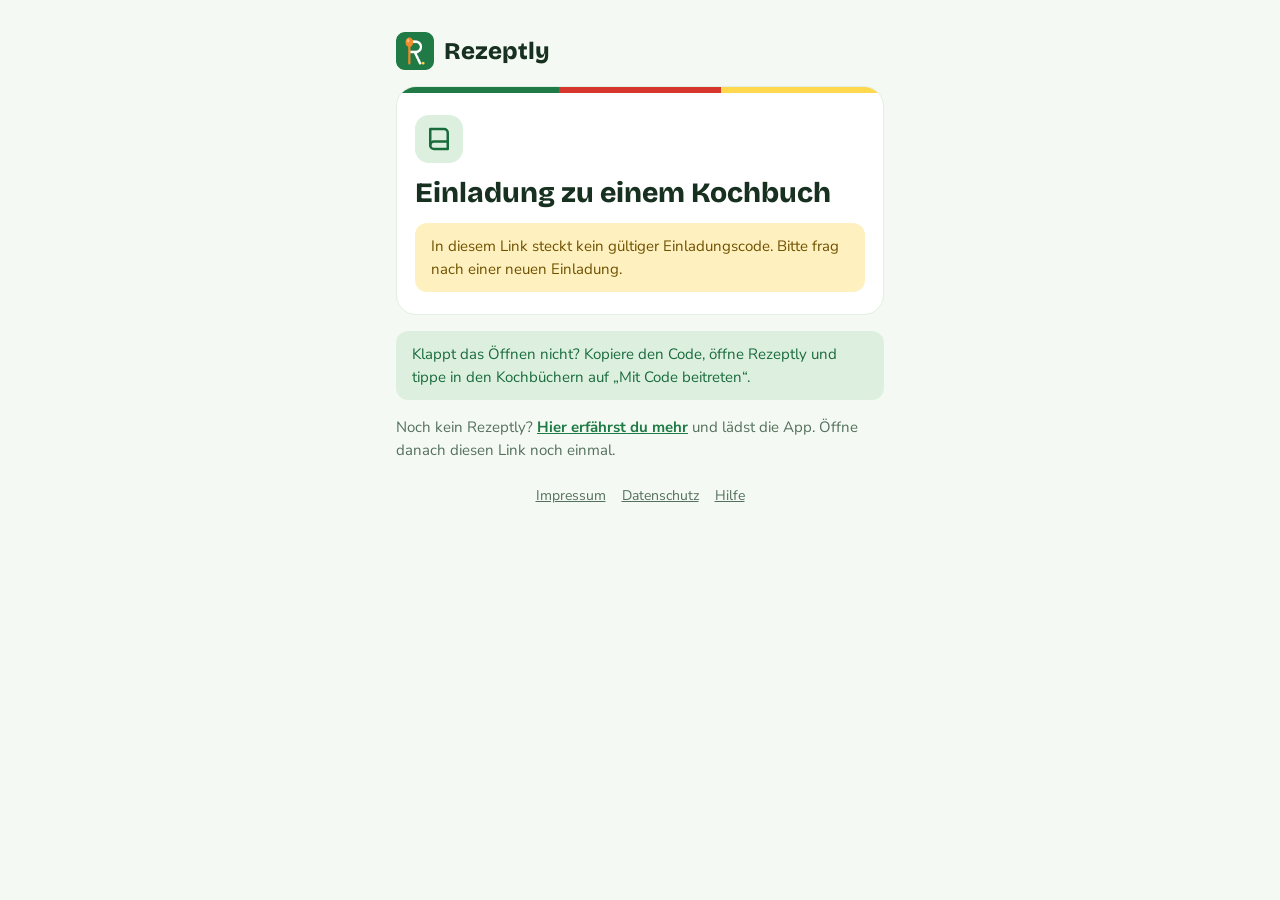
<file: einladung.html>
<!DOCTYPE html>
<html lang="de">
<head>
<meta charset="utf-8">
<meta name="viewport" content="width=device-width, initial-scale=1">
<meta name="robots" content="noindex">
<meta name="theme-color" content="#F4FAF3">
<title>Einladung zu Rezeptly</title>
<!-- Von Hand gepflegt (nicht von build:legal erzeugt), E-044; Aussehen aus assets/site.css (E-053).
     Der Code steht hinter # und wird deshalb nie an den Webserver geschickt. -->
<link rel="icon" type="image/png" sizes="32x32" href="assets/favicon-32.png">
<link rel="icon" type="image/png" sizes="192x192" href="assets/favicon-192.png">
<link rel="apple-touch-icon" href="assets/apple-touch-icon.png">
<link rel="stylesheet" href="assets/site.css">
</head>
<body>
<main class="invite">
<a class="brand" href="index.html"><img class="logo" src="assets/logo-128.png" width="38" height="38" alt=""><b>Rezeptly</b></a>
<div class="invite-card">
  <div class="stripe" aria-hidden="true"><span style="background:var(--basil)"></span><span style="background:var(--tomato)"></span><span style="background:#FFD84D"></span></div>
  <div class="inner">
    <span class="badge b-basil" aria-hidden="true"><svg width="30" height="30" viewBox="0 0 24 24" fill="none" stroke="currentColor" stroke-width="2" stroke-linecap="round" stroke-linejoin="round"><path d="M5 4h11a3 3 0 0 1 3 3v13H8a3 3 0 0 1-3-3z"/><path d="M5 17a3 3 0 0 1 3-3h11"/></svg></span>
    <h1>Einladung zu einem Kochbuch</h1>
    <div id="ok" hidden style="display:flex;flex-direction:column;gap:14px">
      <p class="muted">Du wurdest in ein gemeinsames Kochbuch in der App Rezeptly eingeladen.</p>
      <div class="code" id="code" aria-label="Einladungscode"></div>
      <a class="btn btn-primary" id="open" href="#">In Rezeptly öffnen</a>
      <button class="btn btn-secondary" id="copy" type="button"><svg width="20" height="20" viewBox="0 0 24 24" fill="none" stroke="currentColor" stroke-width="2" stroke-linecap="round" stroke-linejoin="round" aria-hidden="true"><rect x="8" y="8" width="12" height="12" rx="2"/><path d="M16 8V5a1 1 0 0 0-1-1H5a1 1 0 0 0-1 1v10a1 1 0 0 0 1 1h3"/></svg><span id="copy-label">Code kopieren</span></button>
    </div>
    <p id="bad" hidden class="note note-warn">In diesem Link steckt kein gültiger Einladungscode. Bitte frag nach einer neuen Einladung.</p>
  </div>
</div>
<p class="note note-ok">Klappt das Öffnen nicht? Kopiere den Code, öffne Rezeptly und tippe in den Kochbüchern auf „Mit Code beitreten“.</p>
<p class="muted" style="font-size:15px">Noch kein Rezeptly? <a href="index.html" style="font-weight:700">Hier erfährst du mehr</a> und lädst die App. Öffne danach diesen Link noch einmal.</p>
<nav aria-label="Rechtliches" style="display:flex;gap:16px;justify-content:center;font-size:14px;padding-top:8px"><a href="impressum.html" class="muted">Impressum</a><a href="datenschutz.html" class="muted">Datenschutz</a><a href="support.html" class="muted">Hilfe</a></nav>
</main>
<script>
  (function () {
    // Kaputter Link (z. B. „%E0%A4%A“): Hinweis statt leerer Seite (QA-4)
    var raw = '';
    try { raw = decodeURIComponent(location.hash.slice(1)); } catch (e) { raw = ''; }
    var code = raw.replace(/[^A-Za-z0-9]/g, '').toUpperCase();
    if (!/^[A-HJ-NP-Z2-9]{12}$/.test(code)) {
      document.getElementById('bad').hidden = false;
      return;
    }
    var pretty = code.match(/.{4}/g).join('-');
    document.getElementById('ok').hidden = false;
    document.getElementById('code').textContent = pretty;
    document.getElementById('open').href = 'rezeptbuch://collections/join?code=' + code;
    var copy = document.getElementById('copy');
    copy.addEventListener('click', function () {
      if (!navigator.clipboard) return;
      navigator.clipboard.writeText(pretty).then(function () { document.getElementById('copy-label').textContent = 'Kopiert'; });
    });
  })();
</script>
</body>
</html>
</file>
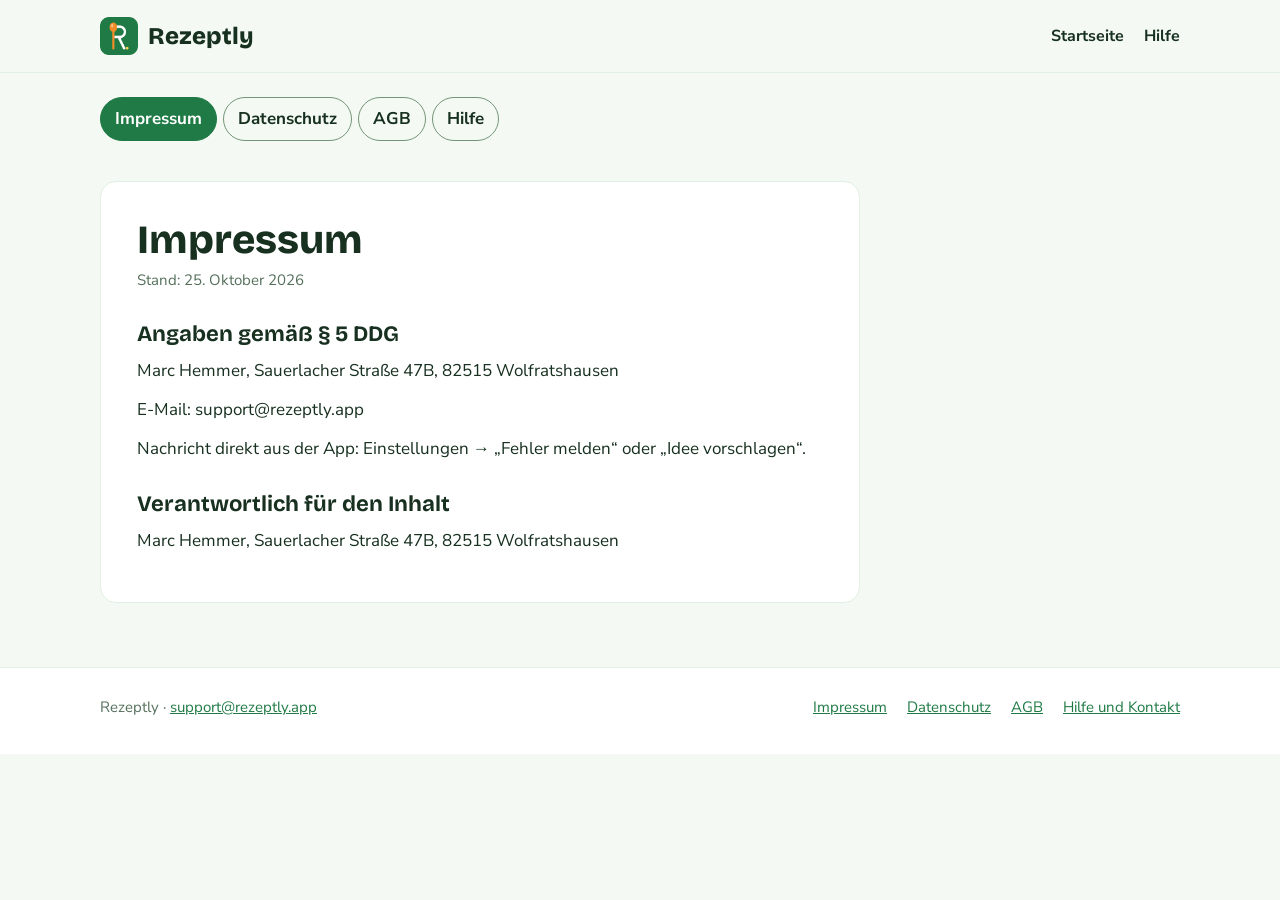
<file: impressum.html>
<!DOCTYPE html>
<html lang="de">
<head>
<meta charset="utf-8">
<meta name="viewport" content="width=device-width, initial-scale=1">
<title>Impressum – Rezeptly</title>
<meta name="description" content="Impressum der App Rezeptly.">
<link rel="canonical" href="https://rezeptly.app/impressum.html">
<meta property="og:type" content="website">
<meta property="og:site_name" content="Rezeptly">
<meta property="og:title" content="Impressum – Rezeptly">
<meta property="og:description" content="Impressum der App Rezeptly.">
<meta property="og:url" content="https://rezeptly.app/impressum.html">
<meta name="theme-color" content="#F4FAF3">
<link rel="icon" type="image/png" sizes="32x32" href="assets/favicon-32.png">
<link rel="icon" type="image/png" sizes="192x192" href="assets/favicon-192.png">
<link rel="apple-touch-icon" href="assets/apple-touch-icon.png">
<link rel="stylesheet" href="assets/site.css?v=70b84b6577">
</head>
<body>
<header class="site-header"><div class="wrap">
<a class="brand" href="index.html"><img class="logo" src="assets/logo-128.png" width="38" height="38" alt=""><b>Rezeptly</b></a>
<nav class="site-nav" aria-label="Hauptmenü"><a href="index.html">Startseite</a><a href="support.html">Hilfe</a></nav>
</div></header>
<main>
<div class="wrap" style="padding-top:24px"><nav class="legal-tabs" aria-label="Rechtstexte">
<a href="impressum.html" aria-current="page">Impressum</a>
<a href="datenschutz.html">Datenschutz</a>
<a href="agb.html">AGB</a>
<a href="support.html">Hilfe</a></nav></div>
<div class="wrap legal">

<article class="doc">

<h1>Impressum</h1>
<p class="updated">Stand: 25. Oktober 2026</p>
<h2 id="a1-angaben-gemaess-5-ddg">Angaben gemäß § 5 DDG</h2>
<p>Marc Hemmer, Sauerlacher Straße 47B, 82515 Wolfratshausen</p>
<p>E-Mail: support@rezeptly.app</p>
<p>Nachricht direkt aus der App: Einstellungen → „Fehler melden“ oder „Idee vorschlagen“.</p>
<h2 id="a2-verantwortlich-fuer-den-inhalt">Verantwortlich für den Inhalt</h2>
<p>Marc Hemmer, Sauerlacher Straße 47B, 82515 Wolfratshausen</p>

</article>
</div>
</main>
<footer class="site-footer"><div class="wrap">
<span>Rezeptly · <a href="mailto:support@rezeptly.app">support@rezeptly.app</a></span>
<nav aria-label="Rechtliches"><a href="impressum.html">Impressum</a><a href="datenschutz.html">Datenschutz</a><a href="agb.html">AGB</a><a href="support.html">Hilfe und Kontakt</a></nav>
</div></footer>
</body>
</html>
</file>
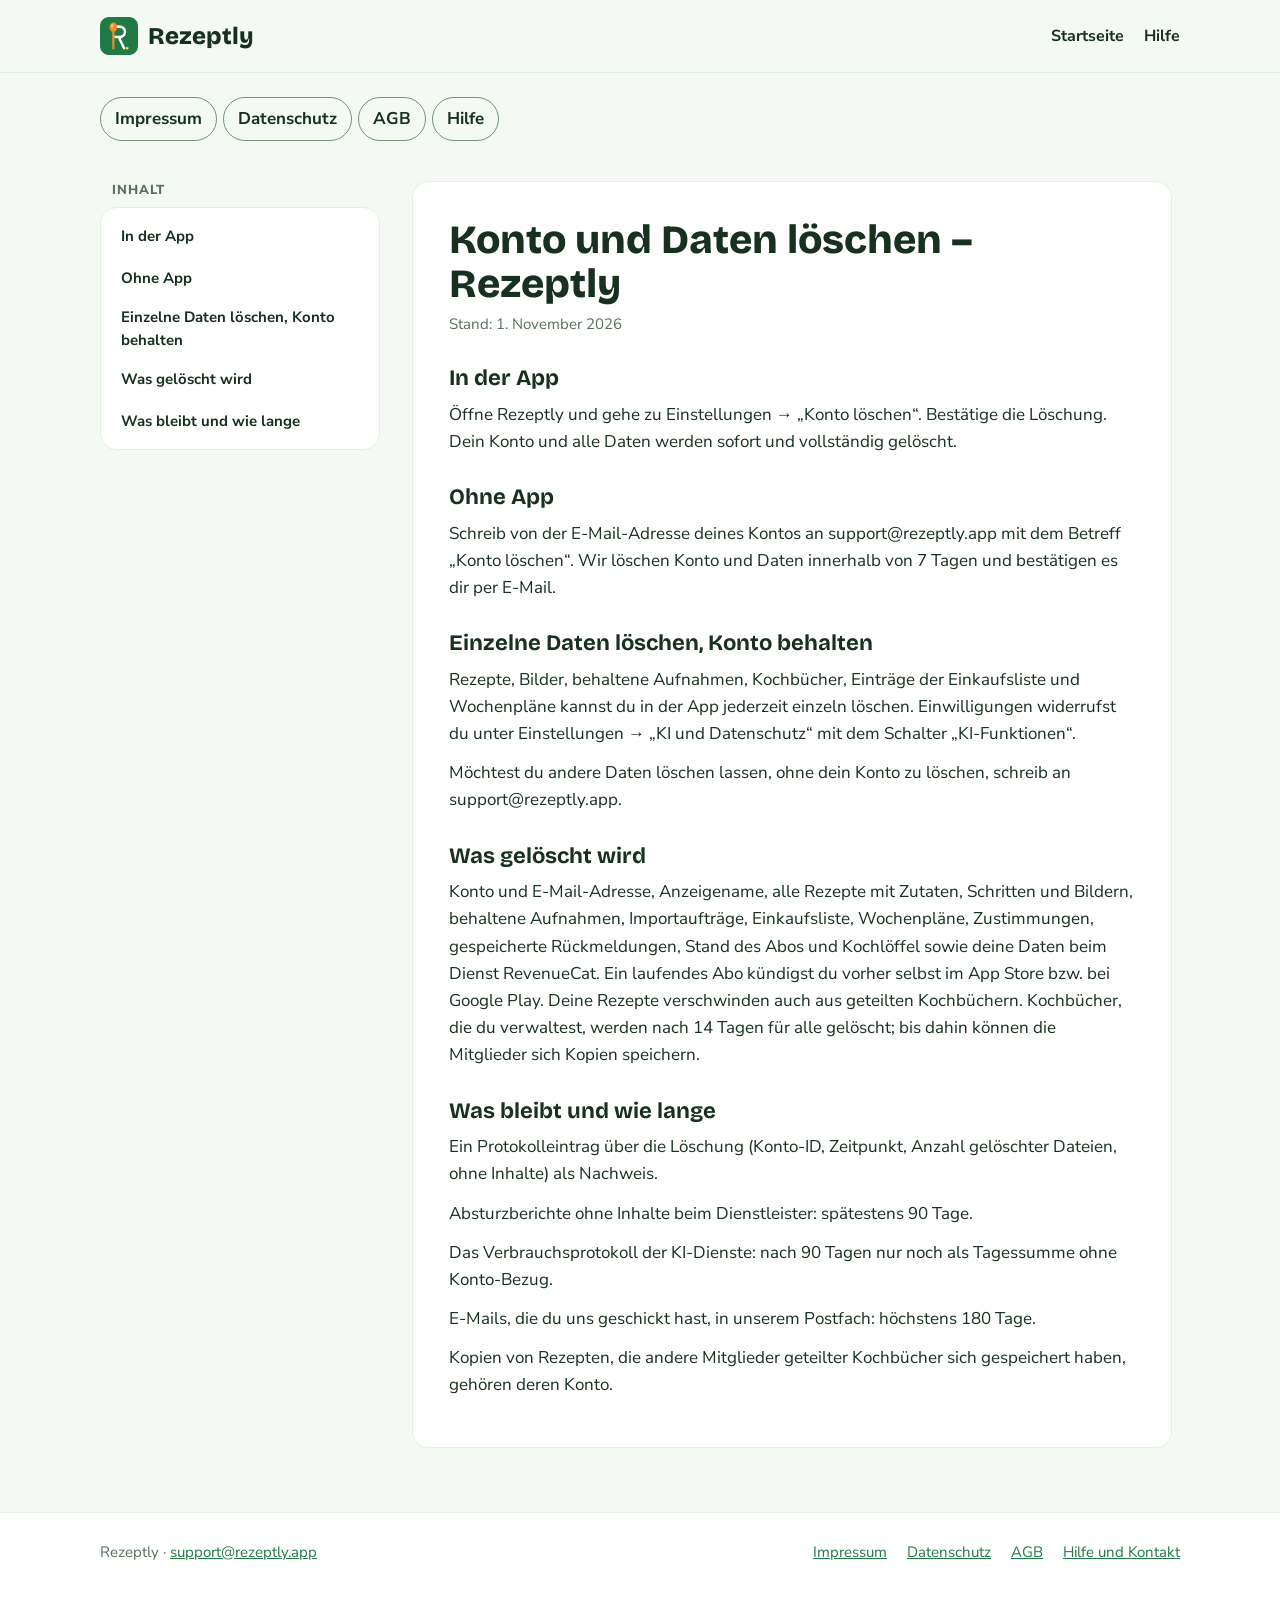
<file: konto-loeschen.html>
<!DOCTYPE html>
<html lang="de">
<head>
<meta charset="utf-8">
<meta name="viewport" content="width=device-width, initial-scale=1">
<title>Konto löschen – Rezeptly</title>
<meta name="description" content="So löschst du dein Konto und deine Daten in Rezeptly.">
<link rel="canonical" href="https://rezeptly.app/konto-loeschen.html">
<meta property="og:type" content="website">
<meta property="og:site_name" content="Rezeptly">
<meta property="og:title" content="Konto löschen – Rezeptly">
<meta property="og:description" content="So löschst du dein Konto und deine Daten in Rezeptly.">
<meta property="og:url" content="https://rezeptly.app/konto-loeschen.html">
<meta name="theme-color" content="#F4FAF3">
<link rel="icon" type="image/png" sizes="32x32" href="assets/favicon-32.png">
<link rel="icon" type="image/png" sizes="192x192" href="assets/favicon-192.png">
<link rel="apple-touch-icon" href="assets/apple-touch-icon.png">
<link rel="stylesheet" href="assets/site.css?v=70b84b6577">
</head>
<body>
<header class="site-header"><div class="wrap">
<a class="brand" href="index.html"><img class="logo" src="assets/logo-128.png" width="38" height="38" alt=""><b>Rezeptly</b></a>
<nav class="site-nav" aria-label="Hauptmenü"><a href="index.html">Startseite</a><a href="support.html">Hilfe</a></nav>
</div></header>
<main>
<div class="wrap" style="padding-top:24px"><nav class="legal-tabs" aria-label="Rechtstexte">
<a href="impressum.html">Impressum</a>
<a href="datenschutz.html">Datenschutz</a>
<a href="agb.html">AGB</a>
<a href="support.html">Hilfe</a></nav></div>
<div class="wrap legal">
<aside class="toc"><span class="eyebrow">Inhalt</span><nav aria-label="Inhalt"><a href="#a1-in-der-app">In der App</a><a href="#a2-ohne-app">Ohne App</a><a href="#a3-einzelne-daten-loeschen-konto-behalten">Einzelne Daten löschen, Konto behalten</a><a href="#a4-was-geloescht-wird">Was gelöscht wird</a><a href="#a5-was-bleibt-und-wie-lange">Was bleibt und wie lange</a></nav></aside>
<article class="doc">

<h1>Konto und Daten löschen – Rezeptly</h1>
<p class="updated">Stand: 1. November 2026</p>
<h2 id="a1-in-der-app">In der App</h2>
<p>Öffne Rezeptly und gehe zu Einstellungen → „Konto löschen“. Bestätige die Löschung. Dein Konto und alle Daten werden sofort und vollständig gelöscht.</p>
<h2 id="a2-ohne-app">Ohne App</h2>
<p>Schreib von der E-Mail-Adresse deines Kontos an support@rezeptly.app mit dem Betreff „Konto löschen“. Wir löschen Konto und Daten innerhalb von 7 Tagen und bestätigen es dir per E-Mail.</p>
<h2 id="a3-einzelne-daten-loeschen-konto-behalten">Einzelne Daten löschen, Konto behalten</h2>
<p>Rezepte, Bilder, behaltene Aufnahmen, Kochbücher, Einträge der Einkaufsliste und Wochenpläne kannst du in der App jederzeit einzeln löschen. Einwilligungen widerrufst du unter Einstellungen → „KI und Datenschutz“ mit dem Schalter „KI-Funktionen“.</p>
<p>Möchtest du andere Daten löschen lassen, ohne dein Konto zu löschen, schreib an support@rezeptly.app.</p>
<h2 id="a4-was-geloescht-wird">Was gelöscht wird</h2>
<p>Konto und E-Mail-Adresse, Anzeigename, alle Rezepte mit Zutaten, Schritten und Bildern, behaltene Aufnahmen, Importaufträge, Einkaufsliste, Wochenpläne, Zustimmungen, gespeicherte Rückmeldungen, Stand des Abos und Kochlöffel sowie deine Daten beim Dienst RevenueCat. Ein laufendes Abo kündigst du vorher selbst im App Store bzw. bei Google Play. Deine Rezepte verschwinden auch aus geteilten Kochbüchern. Kochbücher, die du verwaltest, werden nach 14 Tagen für alle gelöscht; bis dahin können die Mitglieder sich Kopien speichern.</p>
<h2 id="a5-was-bleibt-und-wie-lange">Was bleibt und wie lange</h2>
<p>Ein Protokolleintrag über die Löschung (Konto-ID, Zeitpunkt, Anzahl gelöschter Dateien, ohne Inhalte) als Nachweis.</p>
<p>Absturzberichte ohne Inhalte beim Dienstleister: spätestens 90 Tage.</p>
<p>Das Verbrauchsprotokoll der KI-Dienste: nach 90 Tagen nur noch als Tagessumme ohne Konto-Bezug.</p>
<p>E-Mails, die du uns geschickt hast, in unserem Postfach: höchstens 180 Tage.</p>
<p>Kopien von Rezepten, die andere Mitglieder geteilter Kochbücher sich gespeichert haben, gehören deren Konto.</p>

</article>
</div>
</main>
<footer class="site-footer"><div class="wrap">
<span>Rezeptly · <a href="mailto:support@rezeptly.app">support@rezeptly.app</a></span>
<nav aria-label="Rechtliches"><a href="impressum.html">Impressum</a><a href="datenschutz.html">Datenschutz</a><a href="agb.html">AGB</a><a href="support.html">Hilfe und Kontakt</a></nav>
</div></footer>
</body>
</html>
</file>
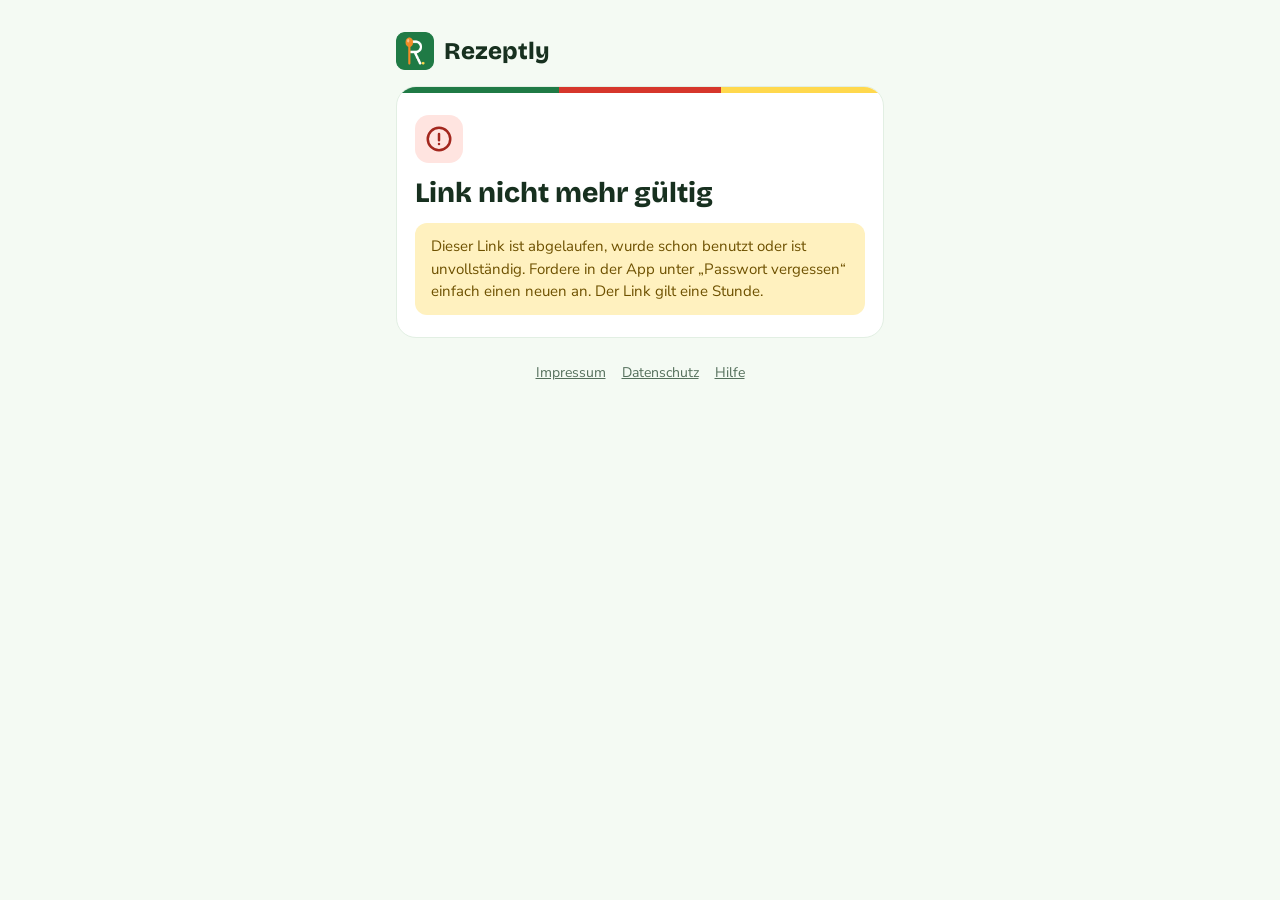
<file: passwort.html>
<!DOCTYPE html>
<html lang="de">
<head>
<meta charset="utf-8">
<meta name="viewport" content="width=device-width, initial-scale=1">
<meta name="robots" content="noindex">
<meta name="referrer" content="no-referrer">
<meta name="theme-color" content="#F4FAF3">
<title>Neues Passwort – Rezeptly</title>
<!-- Von Hand gepflegt (nicht von build:legal erzeugt), E-150. Ziel des Links in der Mail
     „Passwort zurücksetzen“: https://rezeptly.app/passwort#<Bestätigungslink von Supabase>.
     Logik in assets/passwort.js. Die Seite schickt nur an Supabase (öffentlicher Schlüssel). -->
<link rel="icon" type="image/png" sizes="32x32" href="assets/favicon-32.png">
<link rel="icon" type="image/png" sizes="192x192" href="assets/favicon-192.png">
<link rel="apple-touch-icon" href="assets/apple-touch-icon.png">
<link rel="stylesheet" href="assets/site.css">
<style>
  .col { display: flex; flex-direction: column; gap: 14px; }
  .field { display: flex; flex-direction: column; gap: 6px; }
  .field label { font-weight: 700; }
  .field input { font: inherit; min-height: 52px; padding: 0 14px; border-radius: 14px; border: 1.5px solid var(--control); background: var(--surface); color: var(--ink); width: 100%; }
  .field input[aria-invalid="true"] { border-color: var(--tomato); }
  .field .err { color: var(--tomato-ink); font-size: 15px; }
  .hint { font-size: 15px; }
  .note-err { background: var(--tomato-soft); color: var(--tomato-ink); }
  .or { display: flex; align-items: center; gap: 10px; color: var(--muted); font-size: 15px; }
  .or::before, .or::after { content: ""; flex: 1; border-top: 1px solid var(--border); }
  .btn[disabled] { opacity: .6; cursor: default; }
  [hidden] { display: none !important; }
</style>
</head>
<body>
<main class="invite">
<a class="brand" href="index.html"><img class="logo" src="assets/logo-128.png" width="38" height="38" alt=""><b>Rezeptly</b></a>
<div class="invite-card">
  <div class="stripe" aria-hidden="true"><span style="background:var(--basil)"></span><span style="background:var(--tomato)"></span><span style="background:#FFD84D"></span></div>
  <div class="inner">
    <div id="form-view" class="col" hidden>
      <span class="badge b-basil" aria-hidden="true"><svg width="30" height="30" viewBox="0 0 24 24" fill="none" stroke="currentColor" stroke-width="2" stroke-linecap="round" stroke-linejoin="round"><rect x="4" y="11" width="16" height="10" rx="2"/><path d="M8 11V7a4 4 0 0 1 8 0v4"/></svg></span>
      <h1>Neues Passwort</h1>
      <p class="muted" id="form-intro">Lege jetzt ein neues Passwort für Rezeptly fest.</p>
      <form id="form" class="col" novalidate>
        <div class="field">
          <label for="pw">Neues Passwort</label>
          <input id="pw" name="password" type="password" autocomplete="new-password" aria-describedby="pw-hint pw-err" required>
          <span class="muted hint" id="pw-hint">Mindestens 8 Zeichen, mit Buchstaben und Ziffer.</span>
          <span class="err" id="pw-err" hidden></span>
        </div>
        <div class="field">
          <label for="pw2">Passwort wiederholen</label>
          <input id="pw2" name="passwordRepeat" type="password" autocomplete="new-password" aria-describedby="pw2-err" required>
          <span class="err" id="pw2-err" hidden></span>
        </div>
        <p class="note note-err" id="form-err" role="alert" hidden></p>
        <button class="btn btn-primary" id="save" type="submit">Passwort speichern</button>
      </form>
      <!-- Zweitweg wie bisher (App). Nur antippen, wenn die App auf diesem Handy ist: sonst ist der Link danach verbraucht. -->
      <div id="app-choice" class="col" hidden>
        <p class="or">oder</p>
        <p class="muted hint">Rezeptly ist auf diesem Handy installiert? Dann kannst du das Passwort auch in der App festlegen.</p>
        <a class="btn btn-secondary" id="open-app" href="#">In der App öffnen</a>
      </div>
    </div>

    <div id="done-view" class="col" hidden>
      <span class="badge b-basil" aria-hidden="true"><svg width="30" height="30" viewBox="0 0 24 24" fill="none" stroke="currentColor" stroke-width="2" stroke-linecap="round" stroke-linejoin="round"><path d="M20 6 9 17l-5-5"/></svg></span>
      <h1>Passwort gespeichert</h1>
      <p class="muted">Dein neues Passwort gilt ab sofort. Öffne Rezeptly und melde dich mit deiner E-Mail-Adresse und dem neuen Passwort an.</p>
      <a class="btn btn-primary" id="open-done" href="rezeptbuch://" hidden>Rezeptly öffnen</a>
    </div>

    <div id="bad-view" class="col" hidden>
      <span class="badge b-tomato" aria-hidden="true"><svg width="30" height="30" viewBox="0 0 24 24" fill="none" stroke="currentColor" stroke-width="2" stroke-linecap="round" stroke-linejoin="round"><circle cx="12" cy="12" r="9"/><path d="M12 8v5M12 16h.01"/></svg></span>
      <h1>Link nicht mehr gültig</h1>
      <p class="note note-warn">Dieser Link ist abgelaufen, wurde schon benutzt oder ist unvollständig. Fordere in der App unter „Passwort vergessen“ einfach einen neuen an. Der Link gilt eine Stunde.</p>
    </div>
  </div>
</div>
<p class="note note-ok" id="pc-note" hidden>Du kannst das Passwort hier am Computer festlegen. Danach meldest du dich in der App auf dem Handy mit dem neuen Passwort an.</p>
<nav aria-label="Rechtliches" style="display:flex;gap:16px;justify-content:center;font-size:14px;padding-top:8px"><a href="impressum.html" class="muted">Impressum</a><a href="datenschutz.html" class="muted">Datenschutz</a><a href="support.html" class="muted">Hilfe</a></nav>
</main>
<script src="assets/passwort.js?v=2"></script>
<script>
  (function () {
    var P = window.RezeptlyPasswort;
    var $ = function (id) { return document.getElementById(id); };
    var link = P.readRecoveryLink(location.hash, location.hostname);
    // Code nicht in der Adresszeile stehen lassen (Verlauf, Teilen)
    history.replaceState(null, '', location.pathname);

    function show(view) {
      ['form-view', 'done-view', 'bad-view'].forEach(function (id) { $(id).hidden = id !== view; });
      $('pc-note').hidden = !(view === 'form-view' && !mobile);
    }
    var mobile = P.isMobile(navigator.userAgent, navigator.maxTouchPoints);

    if (!link.ok) {
      document.title = 'Link nicht mehr gültig – Rezeptly';
      show('bad-view');
      return;
    }
    show('form-view');
    if (mobile && link.appLink) {
      $('app-choice').hidden = false;
      $('open-app').href = link.appLink;
    }

    var accessToken = null; // nach dem Tausch für weitere Versuche aufheben (der Code gilt nur einmal)
    var busy = false;

    function fieldError(field, message) {
      var input = field === 'password' ? $('pw') : $('pw2');
      var err = field === 'password' ? $('pw-err') : $('pw2-err');
      input.setAttribute('aria-invalid', message ? 'true' : 'false');
      err.textContent = message || '';
      err.hidden = !message;
    }
    function clearErrors() {
      fieldError('password', null);
      fieldError('passwordRepeat', null);
      $('form-err').hidden = true;
    }
    function handle(error) {
      if (error.kind === 'expired') { show('bad-view'); return; }
      if (error.kind === 'field') { fieldError('password', error.message); $('pw').focus(); return; }
      $('form-err').textContent = error.message;
      $('form-err').hidden = false;
    }
    function setBusy(on) {
      busy = on;
      $('save').disabled = on;
      $('save').textContent = on ? 'Wird gespeichert …' : 'Passwort speichern';
    }

    $('form').addEventListener('submit', function (event) {
      event.preventDefault();
      if (busy) return;
      clearErrors();
      var password = $('pw').value;
      var invalid = P.validatePasswords(password, $('pw2').value);
      if (invalid) {
        fieldError(invalid.field, invalid.message);
        (invalid.field === 'password' ? $('pw') : $('pw2')).focus();
        return;
      }
      setBusy(true);
      var session = accessToken
        ? Promise.resolve({ ok: true, accessToken: accessToken })
        : P.verifyRecovery(fetch.bind(window), link);
      session
        .then(function (verified) {
          if (!verified.ok) return verified;
          accessToken = verified.accessToken;
          return P.savePassword(fetch.bind(window), link, accessToken, password);
        })
        .then(function (result) {
          setBusy(false);
          if (!result.ok) { handle(result.error); return; }
          P.signOutHere(fetch.bind(window), link, accessToken);
          accessToken = null;
          $('pw').value = '';
          $('pw2').value = '';
          if (mobile) {
            $('open-done').href = P.appSchemeOf(link.appLink) + '://';
            $('open-done').hidden = false;
          }
          document.title = 'Passwort gespeichert – Rezeptly';
          show('done-view');
        });
    });
  })();
</script>
</body>
</html>
</file>
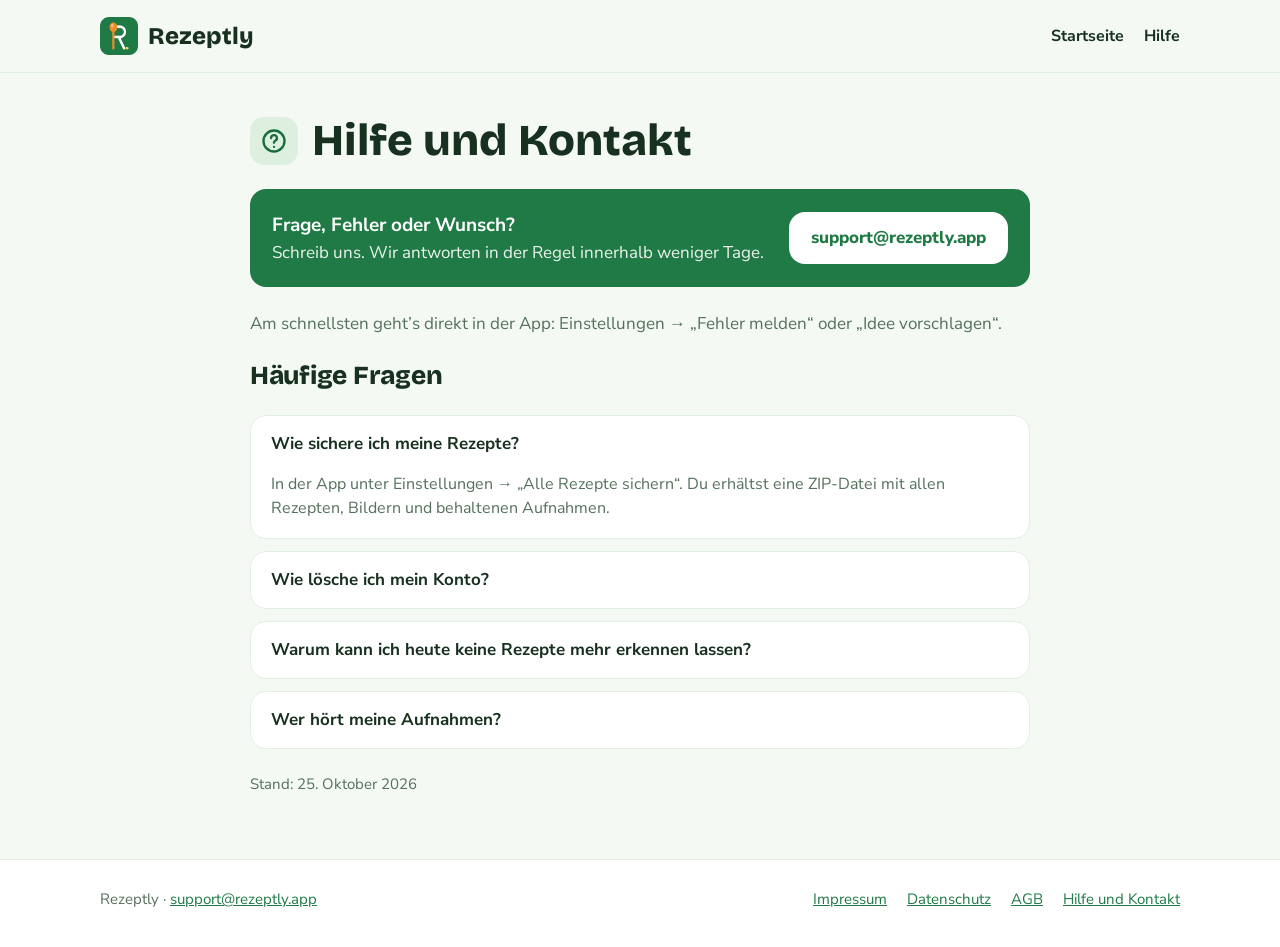
<file: support.html>
<!DOCTYPE html>
<html lang="de">
<head>
<meta charset="utf-8">
<meta name="viewport" content="width=device-width, initial-scale=1">
<title>Hilfe und Kontakt – Rezeptly</title>
<meta name="description" content="Hilfe zu Rezeptly: Kontakt und häufige Fragen zu Rezepten, Aufnahmen, Export und Konto.">
<link rel="canonical" href="https://rezeptly.app/support.html">
<meta property="og:type" content="website">
<meta property="og:site_name" content="Rezeptly">
<meta property="og:title" content="Hilfe und Kontakt – Rezeptly">
<meta property="og:description" content="Hilfe zu Rezeptly: Kontakt und häufige Fragen zu Rezepten, Aufnahmen, Export und Konto.">
<meta property="og:url" content="https://rezeptly.app/support.html">
<meta name="theme-color" content="#F4FAF3">
<link rel="icon" type="image/png" sizes="32x32" href="assets/favicon-32.png">
<link rel="icon" type="image/png" sizes="192x192" href="assets/favicon-192.png">
<link rel="apple-touch-icon" href="assets/apple-touch-icon.png">
<link rel="stylesheet" href="assets/site.css?v=70b84b6577">
</head>
<body>
<header class="site-header"><div class="wrap">
<a class="brand" href="index.html"><img class="logo" src="assets/logo-128.png" width="38" height="38" alt=""><b>Rezeptly</b></a>
<nav class="site-nav" aria-label="Hauptmenü"><a href="index.html">Startseite</a><a href="support.html">Hilfe</a></nav>
</div></header>
<main class="wrap narrow stack" style="padding-top:44px;padding-bottom:64px;gap:24px">

<div class="page-title"><span class="badge b-basil"><svg class="i" width="28" height="28" viewBox="0 0 24 24" fill="none" stroke="currentColor" stroke-width="2" stroke-linecap="round" stroke-linejoin="round" aria-hidden="true"><circle cx="12" cy="12" r="9"/><path d="M9.5 9.5a2.5 2.5 0 1 1 3.5 2.3c-.7.3-1 .9-1 1.7M12 17h.01"/></svg></span><h1>Hilfe und Kontakt</h1></div>
<div class="contact"><div><b style="font-size:19px">Frage, Fehler oder Wunsch?</b><br><span style="opacity:.92">Schreib uns. Wir antworten in der Regel innerhalb weniger Tage.</span></div>
<a class="btn btn-light" href="mailto:support@rezeptly.app">support@rezeptly.app</a></div>
<p class="muted">Am schnellsten geht’s direkt in der App: Einstellungen → „Fehler melden“ oder „Idee vorschlagen“.</p>
<h2 class="h2" style="font-size:26px">Häufige Fragen</h2>
<div class="faq"><details open><summary>Wie sichere ich meine Rezepte?</summary><p>In der App unter Einstellungen → „Alle Rezepte sichern“. Du erhältst eine ZIP-Datei mit allen Rezepten, Bildern und behaltenen Aufnahmen.</p></details>
<details><summary>Wie lösche ich mein Konto?</summary><p>In der App unter Einstellungen → „Konto löschen“. Alle Daten werden sofort und vollständig gelöscht. Ohne App: Schreib von der E-Mail-Adresse deines Kontos an support@rezeptly.app, dann löschen wir Konto und Daten für dich. Alles dazu: https://rezeptly.app/konto-loeschen.html</p></details>
<details><summary>Warum kann ich heute keine Rezepte mehr erkennen lassen?</summary><p>Für die Erkennung mit KI gibt es ein Tageslimit. Es beginnt um Mitternacht neu. Selbst eingeben kannst du Rezepte jederzeit.</p></details>
<details><summary>Wer hört meine Aufnahmen?</summary><p>Niemand. Aufnahmen werden maschinell in Text umgewandelt und danach beim Dienst gelöscht. Behalten wird eine Aufnahme nur, wenn du „Originalaufnahme behalten“ wählst – sichtbar nur für dein Konto.</p></details></div>

<p class="updated">Stand: 25. Oktober 2026</p>
</main>
<footer class="site-footer"><div class="wrap">
<span>Rezeptly · <a href="mailto:support@rezeptly.app">support@rezeptly.app</a></span>
<nav aria-label="Rechtliches"><a href="impressum.html">Impressum</a><a href="datenschutz.html">Datenschutz</a><a href="agb.html">AGB</a><a href="support.html">Hilfe und Kontakt</a></nav>
</div></footer>
</body>
</html>
</file>
<file: assets/site.css>
/* Erzeugt von scripts/site-layout.mts – nicht von Hand ändern. Farben aus src/theme/tokens.ts */
@font-face { font-family: "Bricolage Grotesque"; font-weight: 700; font-style: normal; font-display: swap; src: url("fonts/BricolageGrotesque_700Bold.ttf") format("truetype"); }
@font-face { font-family: "Bricolage Grotesque"; font-weight: 800; font-style: normal; font-display: swap; src: url("fonts/BricolageGrotesque_800ExtraBold.ttf") format("truetype"); }
@font-face { font-family: "Nunito Sans"; font-weight: 400; font-style: normal; font-display: swap; src: url("fonts/NunitoSans_400Regular.ttf") format("truetype"); }
@font-face { font-family: "Nunito Sans"; font-weight: 700; font-style: normal; font-display: swap; src: url("fonts/NunitoSans_700Bold.ttf") format("truetype"); }
@font-face { font-family: "Nunito Sans"; font-weight: 800; font-style: normal; font-display: swap; src: url("fonts/NunitoSans_800ExtraBold.ttf") format("truetype"); }
:root {
  color-scheme: light;
  --bg: #F4FAF3; --surface: #FFFFFF; --sunken: #EAF3EA; --ink: #17301F; --muted: #55705C;
  --border: #E2EFE3; --control: #749479; --basil: #1F7A45; --on-basil: #FFFFFF;
  --basil-soft: #DDF0E0; --basil-ink: #1A6B3C; --tomato: #D6362B; --tomato-soft: #FFE4E0;
  --tomato-ink: #A3271E; --lemon-soft: #FFF1BF; --lemon-ink: #6E5100;
  --display: "Bricolage Grotesque", -apple-system, "Segoe UI", Roboto, Helvetica, Arial, sans-serif;
  --body: "Nunito Sans", -apple-system, "Segoe UI", Roboto, Helvetica, Arial, sans-serif;
}
* { box-sizing: border-box; }
body { margin: 0; background: var(--bg); color: var(--ink); font: 17px/1.5 var(--body); -webkit-text-size-adjust: 100%; }
a { color: var(--basil); }
a:hover { color: var(--basil-ink); }
:focus-visible { outline: 3px solid var(--basil-ink); outline-offset: 2px; }
h1, h2, h3 { font-family: var(--display); margin: 0; }
p { margin: 0; }
.i { flex: none; }
.wrap { max-width: 1120px; margin: 0 auto; padding: 0 20px; }
.narrow { max-width: 820px; }
.muted { color: var(--muted); }
.eyebrow { font: 800 13px/18px var(--body); letter-spacing: .08em; text-transform: uppercase; color: var(--basil-ink); }
.h2 { font-weight: 800; font-size: clamp(28px, 4vw, 40px); line-height: 1.15; letter-spacing: -.01em; }
.intro { display: flex; flex-direction: column; gap: 10px; max-width: 680px; }
section.band { padding: 56px 0; }
.surface { background: var(--surface); border-top: 1px solid var(--border); border-bottom: 1px solid var(--border); }
.stack { display: flex; flex-direction: column; gap: 28px; }

/* Kopf und Fuß */
.site-header { border-bottom: 1px solid var(--border); background: var(--bg); }
.site-header .wrap { min-height: 72px; display: flex; align-items: center; justify-content: space-between; gap: 12px 20px; flex-wrap: wrap; padding-top: 8px; padding-bottom: 8px; }
.brand { display: flex; align-items: center; gap: 10px; text-decoration: none; color: var(--ink); }
.brand:hover { color: var(--ink); }
.logo { width: 38px; height: 38px; display: block; flex: none; }
.brand b { font: 800 24px/1 var(--display); }
.site-nav { display: flex; align-items: center; gap: 4px 20px; flex-wrap: wrap; }
.site-nav a { min-height: 44px; display: inline-flex; align-items: center; color: var(--ink); text-decoration: none; font-weight: 700; font-size: 16px; }
.site-nav a:hover { color: var(--basil); }
.site-footer { border-top: 1px solid var(--border); background: var(--surface); margin-top: 0; }
.site-footer .wrap { padding-top: 28px; padding-bottom: 36px; display: flex; justify-content: space-between; gap: 12px 20px; flex-wrap: wrap; font-size: 15px; color: var(--muted); }
.site-footer nav { display: flex; gap: 8px 20px; flex-wrap: wrap; }

/* Knöpfe */
.btn { display: inline-flex; align-items: center; justify-content: center; gap: 8px; min-height: 52px; padding: 0 22px; border-radius: 16px; font: 800 17px/1.2 var(--body); text-decoration: none; border: 0; cursor: pointer; text-align: center; }
.btn-primary { background: var(--basil); color: var(--on-basil); }
.btn-primary:hover { color: var(--on-basil); filter: brightness(1.08); }
.btn-secondary { background: var(--surface); color: var(--basil); border: 1.5px solid var(--control); }
.btn-light { background: var(--surface); color: var(--basil); }
.btn-small { min-height: 44px; padding: 0 16px; font-size: 16px; }
.soon { display: inline-flex; align-items: center; justify-content: center; text-align: center; line-height: 1.3; min-height: 52px; padding: 8px 20px; border-radius: 16px; background: var(--lemon-soft); color: var(--lemon-ink); font-weight: 800; }
.actions { display: flex; gap: 12px; flex-wrap: wrap; }

/* Startseite im Stil der Instagram-Beiträge (E-091): grüne Bühne, schräge Handys mit echten
   App-Bildschirmen, Farbstreifen Basilikum · Tomate · Zitrone zwischen den großen Abschnitten */
.site-header.on-green { background: var(--basil); border-bottom: 0; }
.on-green .brand, .on-green .brand:hover, .on-green .site-nav a { color: var(--on-basil); }
.on-green .site-nav a:hover { color: var(--basil-soft); }
.on-green .logo { border-radius: 10px; outline: 2.5px solid var(--on-basil); }
.pill { align-self: flex-start; display: inline-block; padding: 6px 14px; border-radius: 999px; font: 800 13px/1.2 var(--body); letter-spacing: .07em; text-transform: uppercase; }
.pill-glass { background: rgba(255, 255, 255, .16); color: var(--on-basil); }
.pill-tomato { background: var(--tomato-soft); color: var(--tomato-ink); }
.pill-basil { background: var(--basil-soft); color: var(--basil-ink); }
.band-stripe { display: flex; height: 8px; }
.band-stripe span { flex: 1; }
.band-stripe span:nth-child(1) { background: #5BC985; } .band-stripe span:nth-child(2) { background: var(--tomato); } .band-stripe span:nth-child(3) { background: #FFD84D; }
.shot { display: block; border-radius: 34px; overflow: hidden; border: 4px solid #fff; background: #fff; box-shadow: 0 26px 60px rgba(23, 48, 31, .3); }
.shot img { display: block; width: 100%; height: auto; }
.btn-lemon { background: #FFD84D; color: var(--lemon-ink); }
.btn-ghost { border: 2px solid rgba(255, 255, 255, .7); color: var(--on-basil); }
.btn-ghost:hover { color: var(--on-basil); background: rgba(255, 255, 255, .1); }
.soon.on-dark { background: #FFD84D; }
.hero { background: var(--basil); color: var(--on-basil); overflow: hidden; }
.hero .wrap { display: grid; grid-template-columns: 1.1fr .9fr; gap: 40px; align-items: center; padding-top: 36px; }
.hero-text { display: flex; flex-direction: column; gap: 18px; padding-bottom: 56px; }
.hero h1 { font-weight: 800; font-size: clamp(40px, 5.6vw, 68px); line-height: 1.02; letter-spacing: -.02em; }
.hero .sub { font: 700 22px/1.4 var(--body); color: var(--basil-soft); }
.hero .lead { max-width: 520px; font-size: 18px; line-height: 1.55; color: #E9F5EC; }
.catch { max-width: 520px; padding: 4px 0 4px 16px; border-left: 4px solid #FFD84D; font: 700 19px/1.45 var(--body); }
.trust { font-size: 15px; color: var(--basil-soft); }
.hero-phones { position: relative; height: 560px; }
.hero-phones .shot { position: absolute; width: 250px; }
.hero-phones .front { left: 12%; top: 40px; transform: rotate(-5deg); z-index: 1; }
.hero-phones .back { right: 2%; top: 96px; transform: rotate(5deg); }
.split { display: grid; grid-template-columns: 1fr 1fr; gap: 56px; align-items: center; }
.split > div { display: flex; flex-direction: column; gap: 14px; }
section.band.roomy { padding: 88px 0; }
.big { font-weight: 800; font-size: clamp(32px, 4vw, 46px); line-height: 1.08; letter-spacing: -.015em; }
.voice { max-width: 520px; margin-top: 10px; padding: 16px 18px; border-radius: 18px 18px 18px 4px; background: var(--tomato-soft); color: var(--tomato-ink); font: 700 17px/1.5 var(--body); }
.voice small { display: block; margin-top: 6px; font-weight: 400; font-size: 14px; }
.steps { margin-top: 14px; display: flex; flex-direction: column; gap: 20px; }
.step { display: flex; gap: 16px; }
.step b { display: block; font-size: 20px; line-height: 1.3; }
.num { width: 42px; height: 42px; border-radius: 50%; display: grid; place-items: center; font: 800 19px/1 var(--body); flex: none; }
.solo { display: flex; justify-content: center; }
.solo .shot { width: 290px; transform: rotate(3deg); }
.feats { margin-top: 14px; display: flex; flex-direction: column; gap: 12px; }
.feat { display: flex; gap: 14px; align-items: center; padding: 14px 18px; border-radius: 18px; font-size: 17px; line-height: 1.45; }
.feat .badge { width: 44px; height: 44px; border-radius: 13px; background: rgba(255, 255, 255, .7); }
.duo { position: relative; height: 600px; }
.duo .shot { position: absolute; width: 250px; }
.duo .a { left: 4%; top: 20px; transform: rotate(-4deg); }
.duo .b { right: 4%; top: 90px; transform: rotate(4deg); }
.cta { background: var(--basil); color: var(--on-basil); text-align: center; }
.cta .wrap { padding-top: 84px; padding-bottom: 76px; display: flex; flex-direction: column; align-items: center; gap: 16px; }
.cta h2 { font-weight: 800; font-size: clamp(28px, 3.6vw, 42px); line-height: 1.15; max-width: 820px; }
.cta p { font-size: 18px; color: var(--basil-soft); }
.badge { width: 48px; height: 48px; border-radius: 14px; display: grid; place-items: center; flex: none; }
.b-basil { background: var(--basil-soft); color: var(--basil-ink); }
.b-tomato { background: var(--tomato-soft); color: var(--tomato-ink); }
.b-lemon { background: var(--lemon-soft); color: var(--lemon-ink); }

/* Fragen und Antworten */
.faq { display: flex; flex-direction: column; gap: 12px; }
details { background: var(--surface); border: 1.5px solid var(--border); border-radius: 16px; padding: 0 20px; }
summary { min-height: 56px; display: flex; align-items: center; font-weight: 700; font-size: 17px; cursor: pointer; padding: 12px 0; }
details p { padding: 0 0 18px; color: var(--muted); font-size: 16px; line-height: 1.5; }

/* Hilfe */
.page-title { display: flex; align-items: center; gap: 14px; }
.page-title h1 { font-weight: 800; font-size: clamp(30px, 5vw, 44px); line-height: 1.1; }
.contact { display: flex; align-items: center; justify-content: space-between; gap: 16px; flex-wrap: wrap; padding: 22px; border-radius: 16px; background: var(--basil); color: var(--on-basil); }

/* Rechtstexte */
.legal { display: flex; gap: 32px; flex-wrap: wrap; align-items: flex-start; padding-top: 40px; padding-bottom: 64px; }
.toc { flex: 1 1 220px; max-width: 280px; }
.toc nav { display: flex; flex-direction: column; gap: 2px; background: var(--surface); border: 1.5px solid var(--border); border-radius: 16px; padding: 8px; }
.toc a { display: flex; align-items: center; min-height: 40px; padding: 6px 12px; border-radius: 10px; text-decoration: none; color: var(--ink); font-size: 15px; font-weight: 700; }
.toc a:hover { background: var(--basil-soft); color: var(--basil-ink); }
.toc .eyebrow { display: block; padding: 0 12px 8px; color: var(--muted); }
article.doc { flex: 999 1 560px; min-width: 0; max-width: 760px; background: var(--surface); border: 1.5px solid var(--border); border-radius: 16px; padding: clamp(20px, 4vw, 36px); }
article.doc h1 { font-weight: 800; font-size: clamp(30px, 4.5vw, 40px); line-height: 1.1; margin-bottom: 6px; }
article.doc h2 { font-weight: 700; font-size: 22px; line-height: 1.3; margin: 28px 0 8px; scroll-margin-top: 16px; }
article.doc p { margin: 0 0 12px; line-height: 1.6; overflow-wrap: anywhere; }
.updated { color: var(--muted); font-size: 15px; }
.note { padding: 12px 16px; border-radius: 12px; font-size: 15px; line-height: 1.5; }
.note-warn { background: var(--lemon-soft); color: var(--lemon-ink); }
.note-ok { background: var(--basil-soft); color: var(--basil-ink); }
.legal-tabs { display: flex; gap: 6px; flex-wrap: wrap; }
.legal-tabs a { min-height: 44px; display: inline-flex; align-items: center; padding: 0 14px; border-radius: 999px; border: 1.5px solid var(--control); text-decoration: none; font-weight: 700; color: var(--ink); }
.legal-tabs a[aria-current="page"] { background: var(--basil); border-color: var(--basil); color: var(--on-basil); }

/* Einladung */
.invite { max-width: 520px; margin: 0 auto; padding: 32px 16px 48px; display: flex; flex-direction: column; gap: 16px; }
.invite-card { background: var(--surface); border: 1.5px solid var(--border); border-radius: 20px; overflow: hidden; }
.stripe { display: flex; height: 6px; } .stripe span { flex: 1; }
.invite-card .inner { padding: 22px 18px; display: flex; flex-direction: column; gap: 14px; }
.invite-card h1 { font-weight: 800; font-size: 28px; line-height: 1.15; }
.code { text-align: center; font: 800 clamp(20px, 6.4vw, 28px)/1 var(--body); letter-spacing: .08em; white-space: nowrap; padding: 16px; border-radius: 16px; background: var(--sunken); border: 1.5px dashed var(--control); }
.invite .btn { width: 100%; }
[hidden] { display: none !important; }
/* Rundgang-Video (E-093): Hochformat 9:16, startet stumm mit Untertiteln im Bild */
.tour .wrap { display: grid; grid-template-columns: 1fr auto; gap: 56px; align-items: center; }
.tour .wrap > div { display: flex; flex-direction: column; gap: 14px; }
.tour video { display: block; width: 300px; aspect-ratio: 9 / 16; height: auto; border-radius: 28px; background: var(--basil); box-shadow: 0 26px 60px rgba(23, 48, 31, .3); }
.chapters { display: flex; flex-wrap: wrap; gap: 8px; margin-top: 4px; }
.chapters span { padding: 6px 12px; border-radius: 999px; background: var(--basil-soft); color: var(--basil-ink); font-weight: 700; font-size: 15px; }
.ai-note { font-size: 14px; color: var(--muted); }

@media (max-width: 860px) {
  .tour .wrap { grid-template-columns: 1fr; gap: 28px; justify-items: center; }
  .tour video { width: min(300px, 80vw); }
  .hero .wrap, .split { grid-template-columns: 1fr; }
  .hero .wrap { padding-top: 20px; gap: 8px; }
  .hero-text { padding-bottom: 8px; }
  .hero-phones { height: 430px; }
  .hero-phones .shot, .duo .shot { width: 190px; }
  .hero-phones .front { left: 4%; top: 24px; }
  .hero-phones .back { right: 4%; top: 70px; }
  section.band.roomy { padding: 60px 0; }
  .split { gap: 36px; }
  .solo .shot { width: 240px; }
  .duo { height: 470px; order: 2; }
}
@media (max-width: 640px) {
  section.band { padding: 40px 0; }
  .actions .btn, .actions .soon { width: 100%; justify-content: center; }
  .toc { display: none; }
}
</file>
